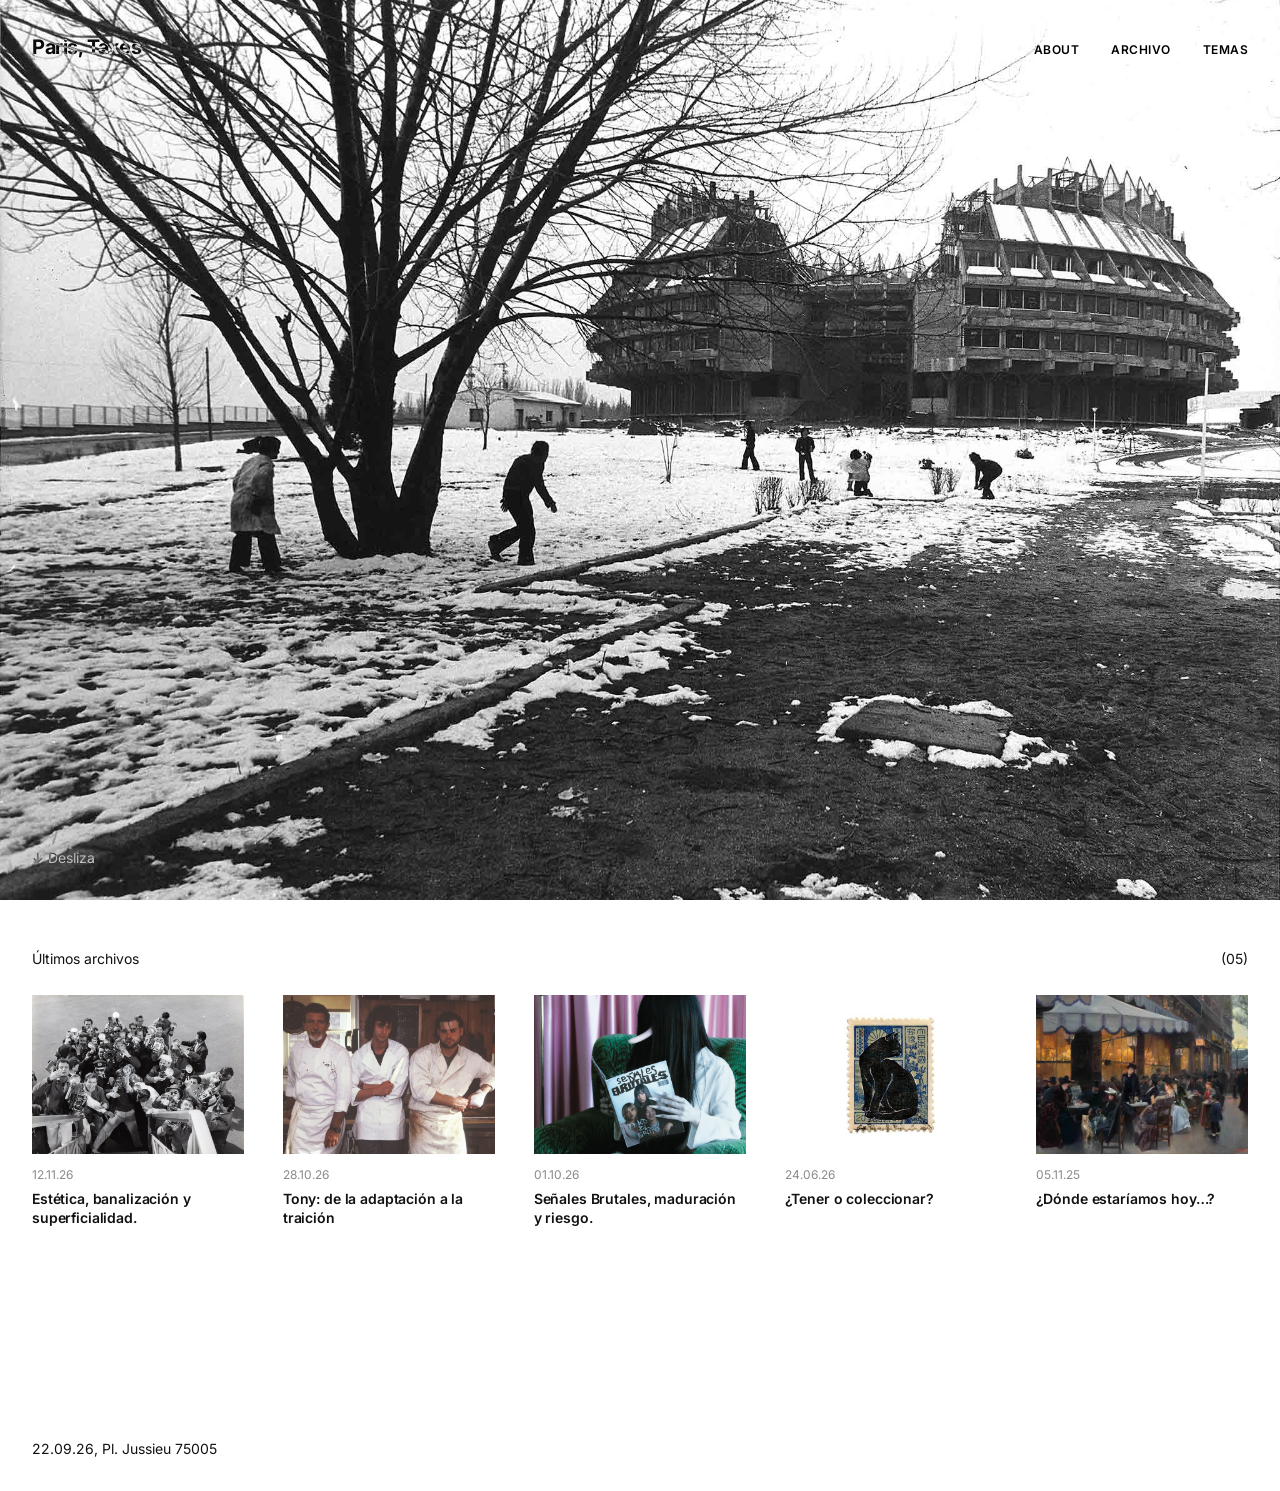
<file: index.html>
<!doctype html>
<html lang="es">
<head>
  <meta charset="utf-8">
  <meta name="viewport" content="width=device-width, initial-scale=1">
  <title>Paris, Taxes</title>
  <meta name="description" content="Paris, Taxes">
  <link rel="icon" href="favicon.jpg">
  
  <link rel="preconnect" href="https://fonts.googleapis.com">
  <link rel="preconnect" href="https://fonts.gstatic.com" crossorigin>
  <link rel="stylesheet" href="https://fonts.googleapis.com/css2?family=Inter:ital,wght@0,400;0,600;0,700;1,400&display=swap">
  <link rel="stylesheet" href="estilo.css">
  <script>document.documentElement.classList.add("js");</script>
</head>
<body>

  <header class="site-header">
    <a class="site-title" href="index.html">Paris, Taxes</a>
    <nav class="site-nav">
      <a href="about/index.html">About</a>
      <a href="archivo/index.html">Archivo</a>
      <a href="temas/index.html">Temas</a>
    </nav>
  </header>


  <section class="hero">
    <video autoplay muted loop playsinline preload="auto" poster="post1.jpg">
      <source src="video.mp4" type="video/mp4">
    </video>
    <div class="hero-cue meta"><span>↓</span> Desliza</div>
  </section>

  <main>
    <div class="section-head meta reveal">
      <span>Últimos archivos</span>
      <span>(05)</span>
    </div>
	
	<div class="grid">
	

	
	<a class="cell reveal" href="artics/estetica/index.html">
        <div class="cell-meta meta"><span>(05)</span><span>Cine</span></div>
        <figure><img src="artics/estetica/post.jpg" alt="" loading="lazy" style="view-transition-name: img-LDV-1960"></figure>
        <h2><span>Estética, banalización y superficialidad.</span></h2>
        <div class="meta muted">12.11.26</div>
      </a>
	  
      <a class="cell reveal" href="artics/tony/index.html">
        <div class="cell-meta meta"><span>(04)</span><span>Cine</span></div>
        <figure><img src="artics/tony/post.jpg" alt="" loading="lazy" style="view-transition-name: img-tony-2026"></figure>
        <h2><span>Tony: de la adaptación a la traición</span></h2>
        <div class="meta muted">28.10.26</div>
      </a>

      <a class="cell reveal" href="artics/senales-brutales/index.html">
        <div class="cell-meta meta"><span>(03)</span><span>Música</span></div>
        <figure><img src="artics/senales-brutales/post.jpeg" alt="" loading="lazy" style="view-transition-name: img-senales-brutales"></figure>
        <h2><span>Señales Brutales, maduración y riesgo.</span></h2>
        <div class="meta muted">01.10.26</div>
      </a>
	  
	   <a class="cell reveal" href="artics/coleccion/index.html">
        <div class="cell-meta meta"><span>(02)</span><span>Vida</span></div>
        <figure><img src="artics/coleccion/post.jpg" alt="" loading="lazy" style="view-transition-name: img-sello"></figure>
        <h2><span>¿Tener o coleccionar?</span></h2>
        <div class="meta muted">24.06.26</div>
      </a>

      <a class="cell reveal" href="artics/donde-estariamos-hoy/index.html">
        <div class="cell-meta meta"><span>(01)</span><span>Vida</span></div>
        <figure><img src="artics/donde-estariamos-hoy/post.jpg" alt="" loading="lazy" style="view-transition-name: img-donde-estariamos-hoy"></figure>
        <h2><span>¿Dónde estaríamos hoy…?</span></h2>
        <div class="meta muted">05.11.25</div>
      </a>
    </div>
  </main>

  <footer class="site-footer meta">
    <span>22.09.26, Pl. Jussieu 75005</span>
  </footer>

  <script>
    // Aparición suave al hacer scroll
    var io = new IntersectionObserver(function (entries) {
      entries.forEach(function (e) {
        if (e.isIntersecting) { e.target.classList.add("in"); io.unobserve(e.target); }
      });
    }, { threshold: 0.12 });
    document.querySelectorAll(".reveal").forEach(function (el) { io.observe(el); });

    // Si el usuario pide menos movimiento, el vídeo se queda en el póster
    if (window.matchMedia("(prefers-reduced-motion: reduce)").matches) {
      var v = document.querySelector(".hero video");
      if (v) { v.pause(); v.removeAttribute("autoplay"); }
    }
  </script>
</body>
</html>
</file>
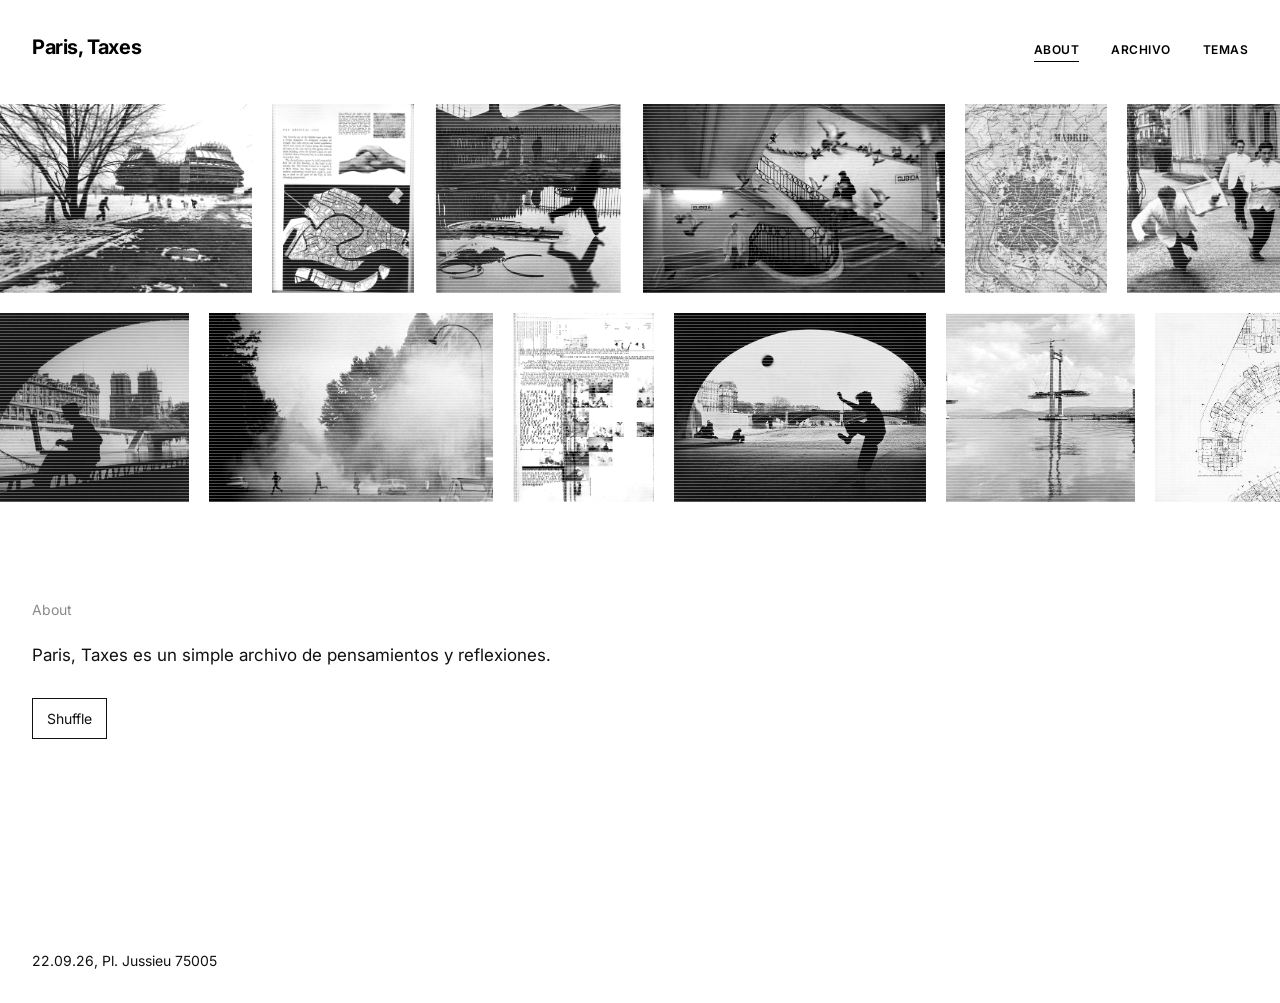
<file: about/index.html>
<!doctype html>
<html lang="es">
<head>
  <meta charset="utf-8">
  <meta name="viewport" content="width=device-width, initial-scale=1">
  <title>About — Paris, Taxes</title>

  <link rel="preconnect" href="https://fonts.googleapis.com">
  <link rel="preconnect" href="https://fonts.gstatic.com" crossorigin>
  <link rel="stylesheet" href="https://fonts.googleapis.com/css2?family=Inter:ital,wght@0,400;0,600;0,700;1,400&display=swap">
  <link rel="stylesheet" href="../estilo.css">
</head>
<body>

  <header class="site-header">
    <a class="site-title" href="../index.html">Paris, Taxes</a>
    <nav class="site-nav">
      <a href="index.html" aria-current="page">About</a>
      <a href="../archivo/index.html">Archivo</a>
      <a href="../temas/index.html">Temas</a>
    </nav>
  </header>

  <main class="page-top">

    <!--
      DOS CINTAS DE FOTOS.
      --ar proporción (4 / 3 apaisada, 3 / 4 vertical, 1 / 1 cuadrada)
      Velocidad: --dur en .cinta (segundos que tarda en dar una vuelta completa).
    -->
    <div class="cintas">

      <div class="cinta" style="--dur: 70s">
        <div class="cinta-pista">
          <div class="foto" style="--ar: 4 / 3"><img src="foto1.jpg" alt=""></div>
          <div class="foto" style="--ar: 3 / 4"><img src="foto2.jpg" alt=""></div>
          <div class="foto" style="--ar: 1 / 1"><img src="foto3.jpg" alt=""></div>
          <div class="foto" style="--ar: 16 / 10"><img src="foto4.jpg" alt=""></div>
          <div class="foto" style="--ar: 3 / 4"><img src="foto5.jpg" alt=""></div>
          <div class="foto" style="--ar: 4 / 3"><img src="foto6.jpg" alt=""></div>
          <div class="foto" style="--ar: 1 / 1"><img src="foto7.jpg" alt=""></div>
          <div class="foto" style="--ar: 3 / 2"><img src="foto8.jpg" alt=""></div>
        </div>
      </div>

      <div class="cinta" style="--dur: 110s">
        <div class="cinta-pista">
          <div class="foto" style="--ar: 1 / 1"><img src="foto9.jpg" alt=""></div>
          <div class="foto" style="--ar: 3 / 2"><img src="foto10.jpg" alt=""></div>
          <div class="foto" style="--ar: 3 / 4"><img src="foto11.jpg" alt=""></div>
          <div class="foto" style="--ar: 4 / 3"><img src="foto12.jpg" alt=""></div>
          <div class="foto" style="--ar: 1 / 1"><img src="foto13.jpg" alt=""></div>
          <div class="foto" style="--ar: 16 / 10"><img src="foto14.jpg" alt=""></div>
          <div class="foto" style="--ar: 3 / 4"><img src="foto15.jpg" alt=""></div>
          <div class="foto" style="--ar: 4 / 3"><img src="foto16.jpg" alt=""></div>
        </div>
      </div>

    </div>

    <section class="about-texto">
      <span class="meta muted">About</span>
      <p>Paris, Taxes es un simple archivo de pensamientos y reflexiones.</p>
      <button type="button" class="shuffle-btn" id="shuffle-btn">Shuffle</button>
    </section>

  </main>

  <footer class="site-footer meta">
    <span>22.09.26, Pl. Jussieu 75005</span>
  </footer>

  <script>
    // SHUFFLE: las fotos de las cintas se van apilando hasta comerse la pantalla,
    // mientras el fondo alterna entre blanco y verde brat. Se cierra con el botón, Esc o un clic.
    (function () {
      var btn = document.getElementById("shuffle-btn");
      var reducir = window.matchMedia("(prefers-reduced-motion: reduce)").matches;
      // Ritmo: milisegundos entre cambios. 160 ms = unos 6 cambios por segundo,
      // por encima del límite de 3 destellos/s que recomiendan las pautas de accesibilidad:
      // por eso hay un aviso previo. Con "reducir movimiento" va mucho más lento y sin aviso extra.
      var INTERVALO = reducir ? 1600 : 160;
      var MAX_FOTOS = 24;
      var capa, cerrar, timer, previo;

      function originales() {
        return Array.prototype.slice.call(
          document.querySelectorAll(".cinta-pista .foto:not([aria-hidden])")
        );
      }

      function ratio(f) {
        var ar = (f.style.getPropertyValue("--ar") || "4 / 3").split("/");
        var r = parseFloat(ar[0]) / (parseFloat(ar[1]) || 1);
        return r > 0 ? r : 4 / 3;
      }

      function anadir(fotos) {
        var base = fotos[Math.floor(Math.random() * fotos.length)];
        var c = base.cloneNode(true);
        c.removeAttribute("aria-hidden");
        var W = window.innerWidth, H = window.innerHeight;
        var movil = W < 700;
        var w = W * (movil ? 0.55 + Math.random() * 0.4 : 0.3 + Math.random() * 0.4);
        var h = w / ratio(base);
        if (h > H * 0.9) { h = H * 0.9; w = h * ratio(base); }
        c.style.width = w + "px";
        c.style.left = Math.random() * (W - w) + "px";
        c.style.top = Math.random() * (H - h) + "px";
        capa.appendChild(c);
        // Mantén un máximo de fotos para no acumular sin fin
        var fs = capa.querySelectorAll(".foto");
        if (fs.length > MAX_FOTOS) capa.removeChild(fs[0]);
      }

      function abrir() {
        var fotos = originales();
        if (!fotos.length) return;
        previo = previo || document.activeElement;
        capa = document.createElement("div");
        capa.className = "shuffle";
        capa.setAttribute("role", "dialog");
        capa.setAttribute("aria-modal", "true");
        capa.setAttribute("aria-label", "Shuffle de fotos");
        cerrar = document.createElement("button");
        cerrar.type = "button";
        cerrar.className = "shuffle-cerrar";
        cerrar.textContent = "Cerrar";
        capa.appendChild(cerrar);
        document.body.appendChild(capa);
        document.body.style.overflow = "hidden";
        cerrar.focus();

        var verde = false;
        function paso() {
          verde = !verde;
          capa.classList.toggle("verde", verde);
          anadir(fotos);
        }
        paso();
        timer = setInterval(paso, INTERVALO);

        capa.addEventListener("click", cierra);
        document.addEventListener("keydown", tecla);
      }

      function tecla(e) { if (e.key === "Escape") cierra(); }

      function cierra() {
        clearInterval(timer);
        document.removeEventListener("keydown", tecla);
        if (capa) { capa.remove(); capa = null; }
        document.body.style.overflow = "";
        if (previo && previo.focus) previo.focus();
        previo = null;
      }

      // Aviso previo de fotosensibilidad: hay que aceptarlo para empezar
      function aviso() {
        previo = document.activeElement;
        var a = document.createElement("div");
        a.className = "shuffle-aviso";
        a.setAttribute("role", "alertdialog");
        a.setAttribute("aria-modal", "true");
        a.setAttribute("aria-labelledby", "aviso-titulo");
        a.setAttribute("aria-describedby", "aviso-texto");
        a.innerHTML =
          '<div class="shuffle-aviso-caja">' +
            '<div class="shuffle-aviso-signo" aria-hidden="true">(!)</div>' +
            '<p class="shuffle-aviso-titulo" id="aviso-titulo">Aviso de fotosensibilidad</p>' +
            '<p class="shuffle-aviso-texto" id="aviso-texto">A continuación se mostrarán luces intermitentes y cambios rápidos de color e imagen. Puede afectar a personas con fotosensibilidad o epilepsia fotosensible.</p>' +
            '<div class="shuffle-aviso-botones">' +
              '<button type="button" data-no>Volver</button>' +
              '<button type="button" data-ok>Continuar</button>' +
            '</div>' +
          '</div>';
        document.body.appendChild(a);
        document.body.style.overflow = "hidden";
        var no = a.querySelector("[data-no]");
        no.focus(); // el foco empieza en la opción segura

        function quitar() {
          document.removeEventListener("keydown", esc);
          a.remove();
        }
        function esc(e) { if (e.key === "Escape") volver(); }
        function volver() {
          quitar();
          document.body.style.overflow = "";
          if (previo && previo.focus) previo.focus();
          previo = null;
        }
        no.addEventListener("click", volver);
        a.querySelector("[data-ok]").addEventListener("click", function () {
          quitar();
          abrir();
        });
        document.addEventListener("keydown", esc);
      }

      btn.addEventListener("click", aviso);
    })();

    // Duplica las fotos de cada cinta para que el bucle sea continuo y sin saltos
    (function () {
      var reducir = window.matchMedia("(prefers-reduced-motion: reduce)").matches;
      var cintas = document.querySelectorAll(".cinta");

      function montar(cinta) {
        var pista = cinta.querySelector(".cinta-pista");
        if (!pista._orig) pista._orig = Array.prototype.slice.call(pista.children);
        // Deja solo las originales y vuelve a medir
        while (pista.children.length > pista._orig.length) pista.removeChild(pista.lastChild);

        var gap = parseFloat(getComputedStyle(pista).columnGap) || 0;
        var conjunto = pista.scrollWidth + gap;          // ancho de un juego completo (con el hueco final)
        if (conjunto <= 0) return;

        // Copias suficientes para cubrir la pantalla y una vuelta más
        var copias = Math.ceil(cinta.clientWidth / conjunto) + 1;
        for (var i = 0; i < copias; i++) {
          pista._orig.forEach(function (f) {
            var c = f.cloneNode(true);
            c.setAttribute("aria-hidden", "true");
            pista.appendChild(c);
          });
        }
        cinta.style.setProperty("--shift", conjunto + "px");
        // La velocidad (px/s) se mantiene aunque cambie el ancho: --dur es para un juego "tipo"
        pista.style.animationPlayState = reducir ? "paused" : "";
      }

      function todo() { cintas.forEach(montar); }
      window.addEventListener("load", todo);
      var t; window.addEventListener("resize", function () { clearTimeout(t); t = setTimeout(todo, 200); });
      todo();
    })();
  </script>
</body>
</html>
</file>
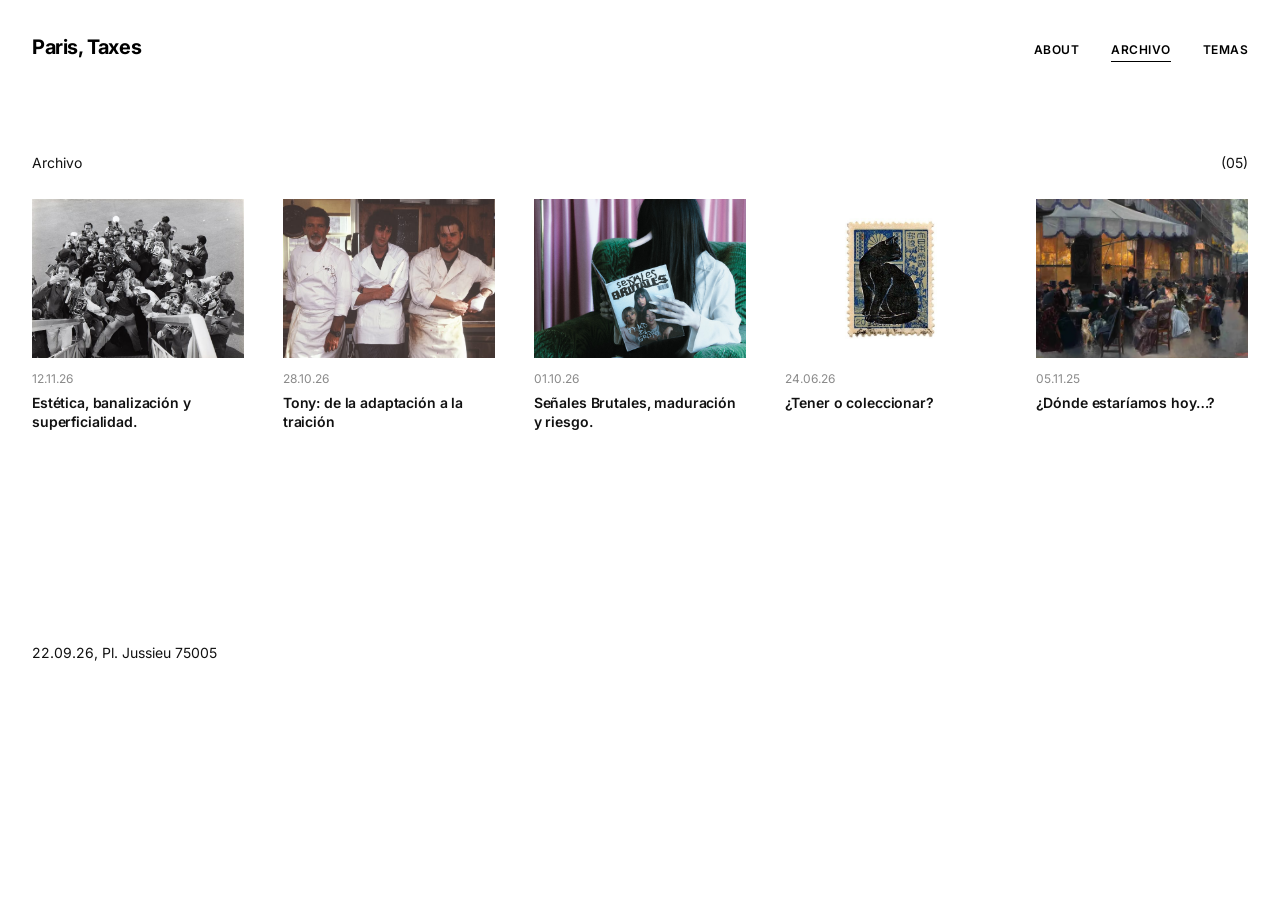
<file: archivo/index.html>
<!doctype html>
<html lang="es">
<head>
  <meta charset="utf-8">
  <meta name="viewport" content="width=device-width, initial-scale=1">
  <title>Archivo — Paris, Taxes</title>

  <link rel="preconnect" href="https://fonts.googleapis.com">
  <link rel="preconnect" href="https://fonts.gstatic.com" crossorigin>
  <link rel="stylesheet" href="https://fonts.googleapis.com/css2?family=Inter:ital,wght@0,400;0,600;0,700;1,400&display=swap">
  <link rel="stylesheet" href="../estilo.css">
  <script>document.documentElement.classList.add("js");</script>
</head>
<body>

  <header class="site-header">
    <a class="site-title" href="../index.html">Paris, Taxes</a>
    <nav class="site-nav">
      <a href="../about/index.html">About</a>
      <a href="index.html" aria-current="page">Archivo</a>
      <a href="../temas/index.html">Temas</a>
    </nav>
  </header>

  <main class="page-top">
    <div class="section-head meta reveal">
      <span><span id="titulo">Archivo</span> <a id="vertodo" href="index.html" hidden>— ver todo</a></span>
      <span id="cuenta">(05)</span>
    </div>
	
	 <div class="grid">
	 
	 
	 <a class="cell reveal" data-temas="Cine" href="../artics/estetica/index.html">
        <div class="cell-meta meta"><span>(05)</span><span>Cine</span></div>
        <figure><img src="../artics/estetica/post.jpg" alt="" loading="lazy" style="view-transition-name: img-LDV-1960"></figure>
        <h2><span>Estética, banalización y superficialidad.</span></h2>
        <div class="meta muted">12.11.26</div>
      </a>

      <a class="cell reveal" data-temas="Cine" href="../artics/tony/index.html">
        <div class="cell-meta meta"><span>(04)</span><span>Cine</span></div>
        <figure><img src="../artics/tony/post.jpg" alt="" loading="lazy" style="view-transition-name: img-tony-2026"></figure>
        <h2><span>Tony: de la adaptación a la traición</span></h2>
        <div class="meta muted">28.10.26</div>
      </a>

      <a class="cell reveal" data-temas="musica" href="../artics/senales-brutales/index.html">
        <div class="cell-meta meta"><span>(03)</span><span>Música</span></div>
        <figure><img src="../artics/senales-brutales/post.jpeg" alt="" loading="lazy" style="view-transition-name: img-senales-brutales"></figure>
        <h2><span>Señales Brutales, maduración y riesgo.</span></h2>
        <div class="meta muted">01.10.26</div>
      </a>
	  
	  <a class="cell reveal" data-temas="Vida" href="../artics/coleccion/index.html">
        <div class="cell-meta meta"><span>(02)</span><span>Vida</span></div>
        <figure><img src="../artics/coleccion/post.jpg" alt="" loading="lazy" style="view-transition-name: img-sello"></figure>
        <h2><span>¿Tener o coleccionar?</span></h2>
        <div class="meta muted">24.06.26</div>
      </a>

      <a class="cell reveal" data-temas="Vida" href="../artics/donde-estariamos-hoy/index.html">
        <div class="cell-meta meta"><span>(01)</span><span>Vida</span></div>
        <figure><img src="../artics/donde-estariamos-hoy/post.jpg" alt="" loading="lazy" style="view-transition-name: img-donde-estariamos-hoy"></figure>
        <h2><span>¿Dónde estaríamos hoy…?</span></h2>
        <div class="meta muted">05.11.25</div>
      </a>
    </div>

    <p id="vacio" class="meta muted" style="padding: 24px var(--pad);" hidden>Todavía no hay entradas en este tema.</p>
  </main>

  <footer class="site-footer meta">
    <span>22.09.26, Pl. Jussieu 75005</span>
  </footer>

  <script>
    var NOMBRES = {
      vida: "Vida", musica: "Música", Cine: "Cine", arte: "Arte",
      social: "Social", politica: "Política", deporte: "Deporte"
    };

    // Filtro por tema: archivo/index.html?tema=musica
    (function () {
      var tema = new URLSearchParams(location.search).get("tema");
      if (!tema) return;
      var visibles = 0;
      document.querySelectorAll(".cell").forEach(function (c) {
        var temas = (c.dataset.temas || "").split(/\s+/);
        var ok = temas.indexOf(tema) > -1;
        c.hidden = !ok;
        if (ok) visibles++;
      });
      document.getElementById("titulo").textContent = "Archivo / " + (NOMBRES[tema] || tema);
      document.getElementById("cuenta").textContent = "(" + (visibles < 10 ? "0" : "") + visibles + ")";
      document.getElementById("vertodo").hidden = false;
      if (visibles === 0) document.getElementById("vacio").hidden = false;
    })();

    // Aparición suave al hacer scroll
    var io = new IntersectionObserver(function (entries) {
      entries.forEach(function (e) {
        if (e.isIntersecting) { e.target.classList.add("in"); io.unobserve(e.target); }
      });
    }, { threshold: 0.12 });
    document.querySelectorAll(".reveal").forEach(function (el) { io.observe(el); });
  </script>
</body>
</html>
</file>
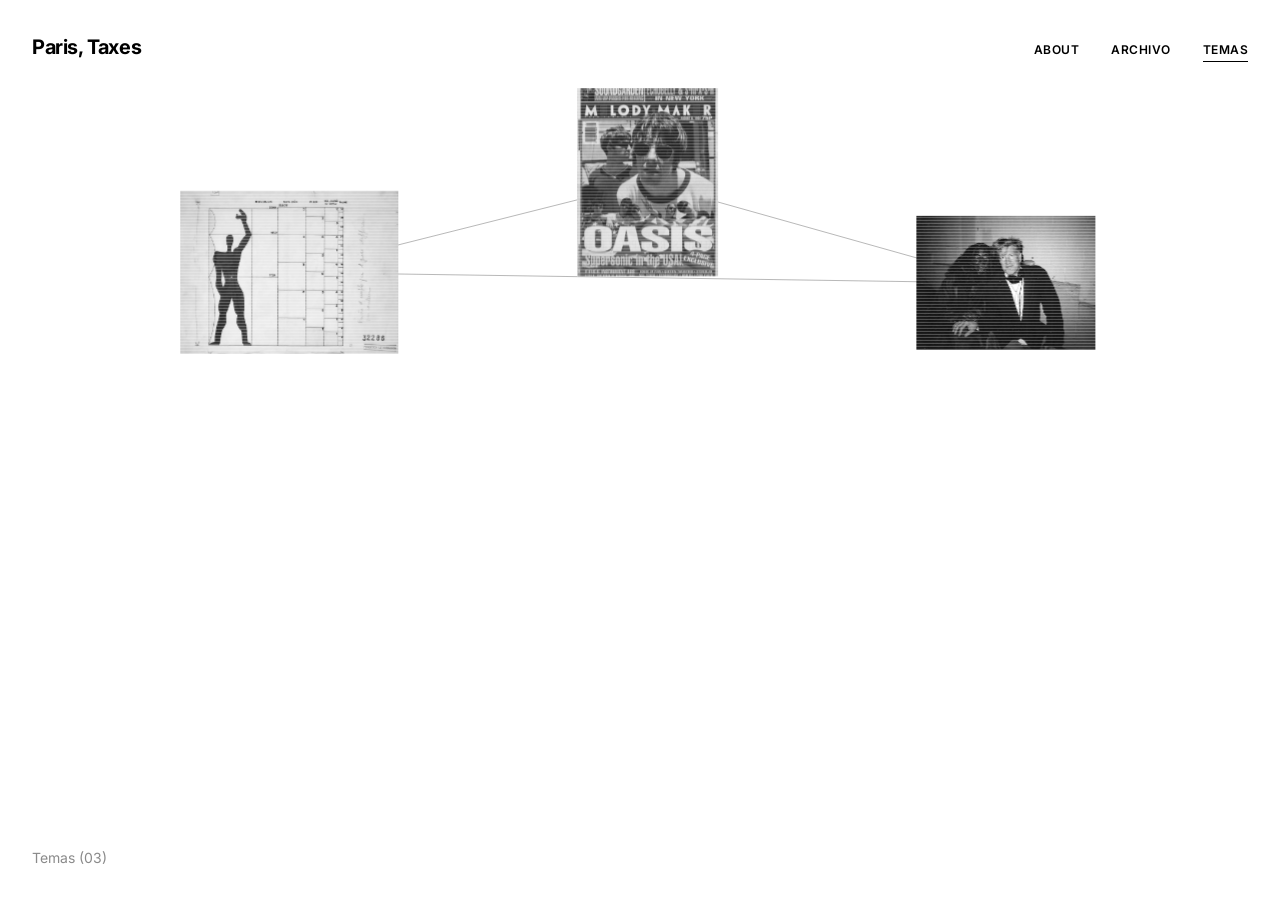
<file: temas/index.html>
<!doctype html>
<html lang="es">
<head>
  <meta charset="utf-8">
  <meta name="viewport" content="width=device-width, initial-scale=1">
  <title>Temas — Paris, Taxes</title>

  <link rel="preconnect" href="https://fonts.googleapis.com">
  <link rel="preconnect" href="https://fonts.gstatic.com" crossorigin>
  <link rel="stylesheet" href="https://fonts.googleapis.com/css2?family=Inter:ital,wght@0,400;0,600;0,700;1,400&display=swap">
  <link rel="stylesheet" href="../estilo.css">
</head>
<body>

  <header class="site-header">
    <a class="site-title" href="../index.html">Paris, Taxes</a>
    <nav class="site-nav">
      <a href="../about/index.html">About</a>
      <a href="../archivo/index.html">Archivo</a>
      <a href="index.html" aria-current="page">Temas</a>
    </nav>
  </header>

  <main class="temas">
    <svg class="cables" aria-hidden="true"></svg>

    <!--
      Cada tema es un enlace. Para editarlo a mano:
        data-tema  → identificador (sin tildes), el mismo que usas en data-temas en archivo/index.html
        data-x/y   → posición del centro, en % de la pantalla
        --w        → ancho aproximado de la foto
        --ar       → proporción de la foto (4 / 3 apaisada, 3 / 4 vertical, 1 / 1 cuadrada)
        --tono     → gris del marcador de posición

      Para poner una foto, sustituye el <span class="nodo-img"></span> por:
        <span class="nodo-img"><img src="../fotos/musica.jpg" alt=""></span>
    -->

    <a class="nodo" href="../archivo/index.html?tema=Vida" data-tema="Vida" data-x="22" data-y="30" style="--w: 17vw; --ar: 4 / 3; --tono: #d2d2d2">
      <span class="nodo-img"><img src="vida.jpg" alt=""></span>
      <span class="nodo-label">Vida</span>
    </a>

    <a class="nodo" href="../archivo/index.html?tema=musica" data-tema="musica" data-x="50" data-y="20" style="--w: 11vw; --ar: 3 / 4; --tono: #c4c4c4">
      <span class="nodo-img"><img src="musica.jpg" alt=""></span>
      <span class="nodo-label">Música</span>
    </a>

	
    <a class="nodo" href="../archivo/index.html?tema=Cine" data-tema="Cine" data-x="78" data-y="33" style="--w: 14vw; --ar: 4 / 3; --tono: #dcdcdc">
      <span class="nodo-img"><img src="cine.jpg" alt=""></span>
      <span class="nodo-label">Cine</span>
    </a>
	
	<!--

    <a class="nodo" href="../archivo/index.html?tema=arte" data-tema="arte" data-x="38" data-y="56" style="--w: 13vw; --ar: 1 / 1; --tono: #cbcbcb">
      <span class="nodo-img"></span>
      <span class="nodo-label">Arte</span>
    </a>

    <a class="nodo" href="../archivo/index.html?tema=social" data-tema="social" data-x="64" data-y="62" style="--w: 16vw; --ar: 4 / 3; --tono: #d8d8d8">
      <span class="nodo-img"><img src="social.jpg" alt=""></span>
      <span class="nodo-label">Social</span>
    </a>

    <a class="nodo" href="../archivo/index.html?tema=politica" data-tema="politica" data-x="14" data-y="68" style="--w: 11vw; --ar: 3 / 4; --tono: #c9c9c9">
      <span class="nodo-img"></span>
      <span class="nodo-label">Política</span>
    </a>

    <a class="nodo" href="../archivo/index.html?tema=deporte" data-tema="deporte" data-x="84" data-y="74" style="--w: 12vw; --ar: 1 / 1; --tono: #d4d4d4">
      <span class="nodo-img"></span>
      <span class="nodo-label">Deporte</span>
    </a>
	
	-->

    <div class="temas-pie meta muted">Temas (03)</div>
  </main>

  <script>
    // Qué fotos se unen con cable (por data-tema)
    var CABLES = [
      ["Vida", "musica"],
	  ["musica", "Cine"],
	  ["Vida", "Cine"]
    ];

    (function () {
      var stage = document.querySelector(".temas");
      var svg = stage.querySelector(".cables");
      var nodos = Array.prototype.slice.call(stage.querySelectorAll(".nodo"));
      var porTema = {};
      var lineas = [];
      var reducir = window.matchMedia("(prefers-reduced-motion: reduce)").matches;
      var tactil = window.matchMedia("(hover: none)").matches;
      var NS = "http://www.w3.org/2000/svg";

      nodos.forEach(function (n, i) {
        porTema[n.dataset.tema] = n;
        n._t = Math.random() * 1000;                 // tiempo propio de cada foto
        n._f = 0.7 + (i % 4) * 0.15;                 // velocidad distinta
        n._cx = 0; n._cy = 0;
      });

      CABLES.forEach(function (par) {
        if (!porTema[par[0]] || !porTema[par[1]]) return;
        var l = document.createElementNS(NS, "line");
        svg.appendChild(l);
        lineas.push({ el: l, a: porTema[par[0]], b: porTema[par[1]] });
      });

      function pintar() {
        var W = stage.clientWidth, H = stage.clientHeight;
        var amp = Math.max(8, Math.min(W, H) * 0.018);
        nodos.forEach(function (n) {
          var x = parseFloat(n.dataset.x) / 100 * W;
          var y = parseFloat(n.dataset.y) / 100 * H;
          var dx = reducir ? 0 : amp * (Math.sin(n._t * 0.0006 * n._f) + 0.5 * Math.sin(n._t * 0.0013 * n._f + 2));
          var dy = reducir ? 0 : amp * (Math.cos(n._t * 0.0005 * n._f + 1) + 0.5 * Math.cos(n._t * 0.0011 * n._f));
          n._cx = x + dx; n._cy = y + dy;
          n.style.transform = "translate(" + n._cx + "px," + n._cy + "px) translate(-50%,-50%)";
        });
        lineas.forEach(function (l) {
          l.el.setAttribute("x1", l.a._cx); l.el.setAttribute("y1", l.a._cy);
          l.el.setAttribute("x2", l.b._cx); l.el.setAttribute("y2", l.b._cy);
        });
      }

      var ultimo = 0;
      function frame(ts) {
        var dt = ts - ultimo; ultimo = ts;
        if (dt > 100) dt = 16;
        nodos.forEach(function (n) {
          // La foto bajo el cursor casi se detiene, para poder pulsarla
          n._t += dt * (n.matches(":hover") ? 0.08 : 1);
        });
        pintar();
        requestAnimationFrame(frame);
      }

      window.addEventListener("resize", pintar);
      pintar();
      if (!reducir) requestAnimationFrame(frame);

      // Móvil: el primer toque enseña el nombre, el segundo abre el tema
      if (tactil) {
        nodos.forEach(function (n) {
          n.addEventListener("click", function (e) {
            if (!n.classList.contains("activo")) {
              e.preventDefault();
              nodos.forEach(function (o) { o.classList.remove("activo"); });
              n.classList.add("activo");
            }
          });
        });
      }
    })();
  </script>
</body>
</html>
</file>
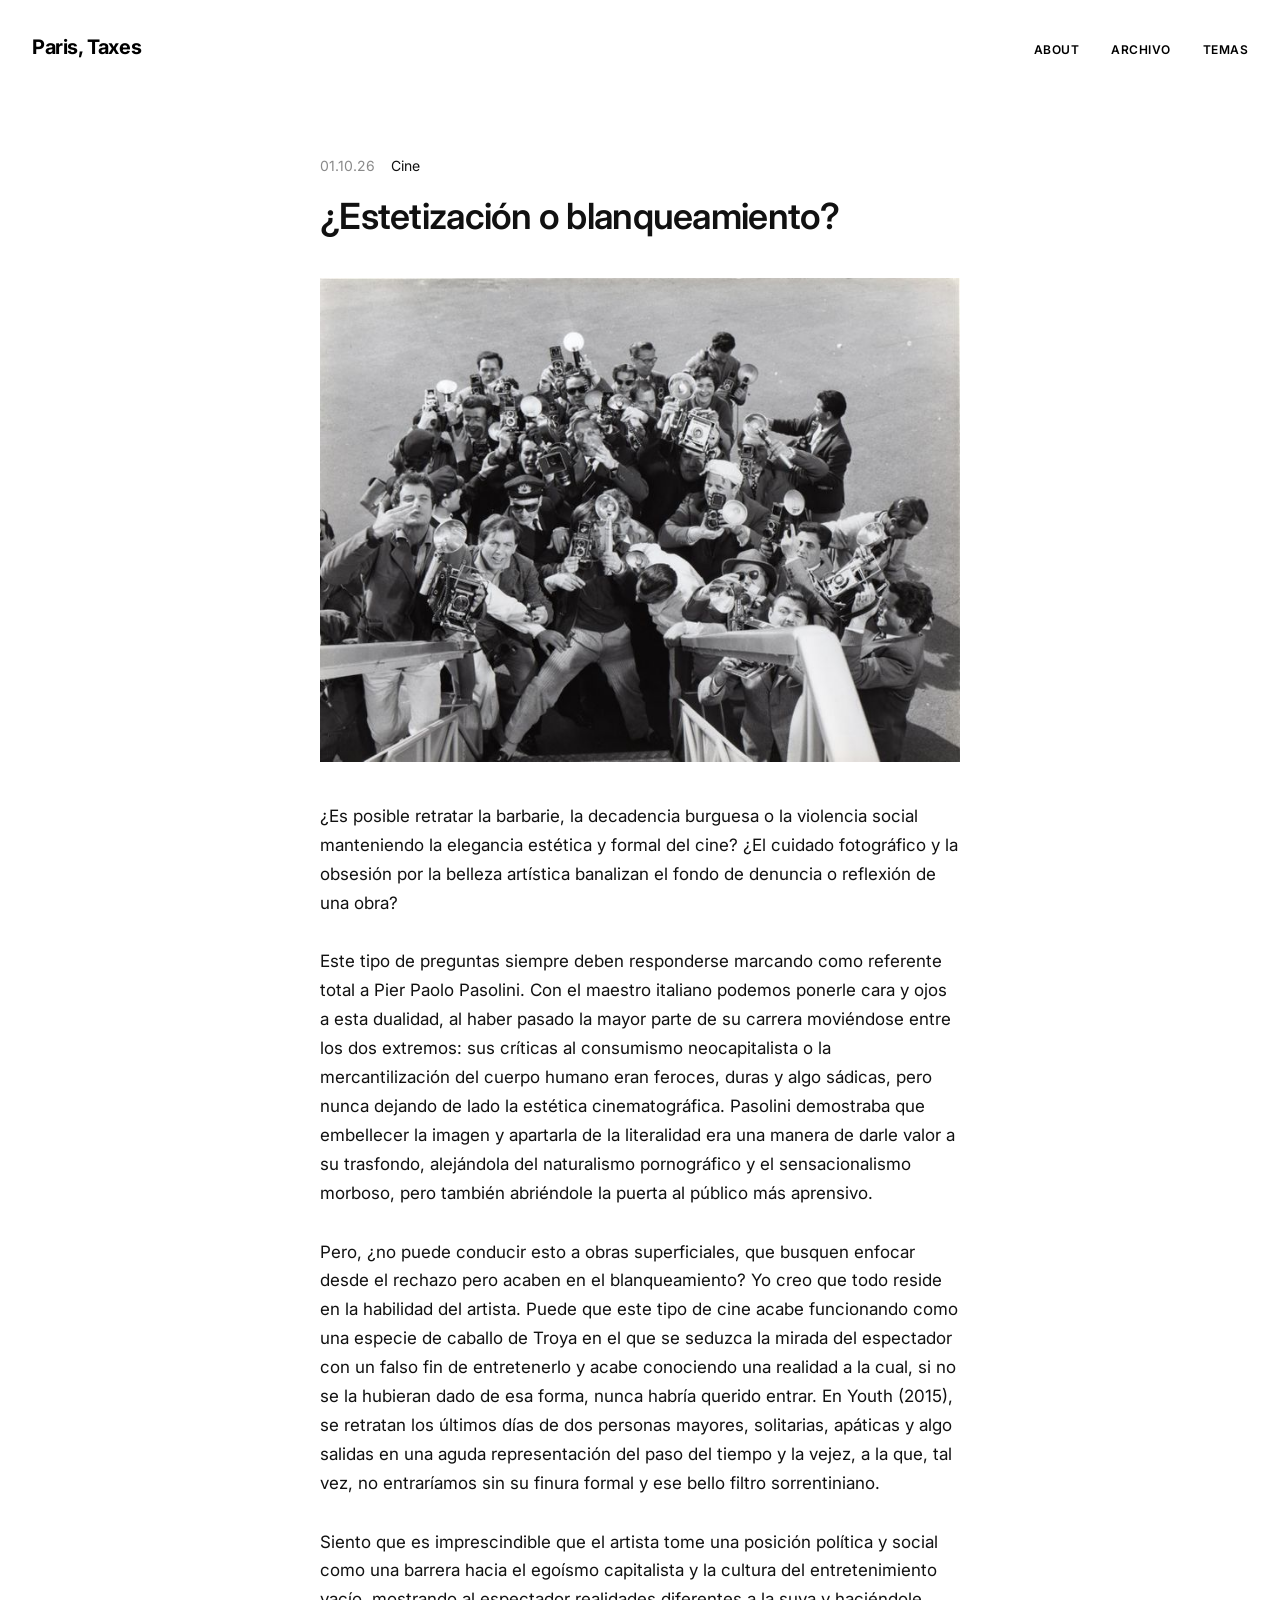
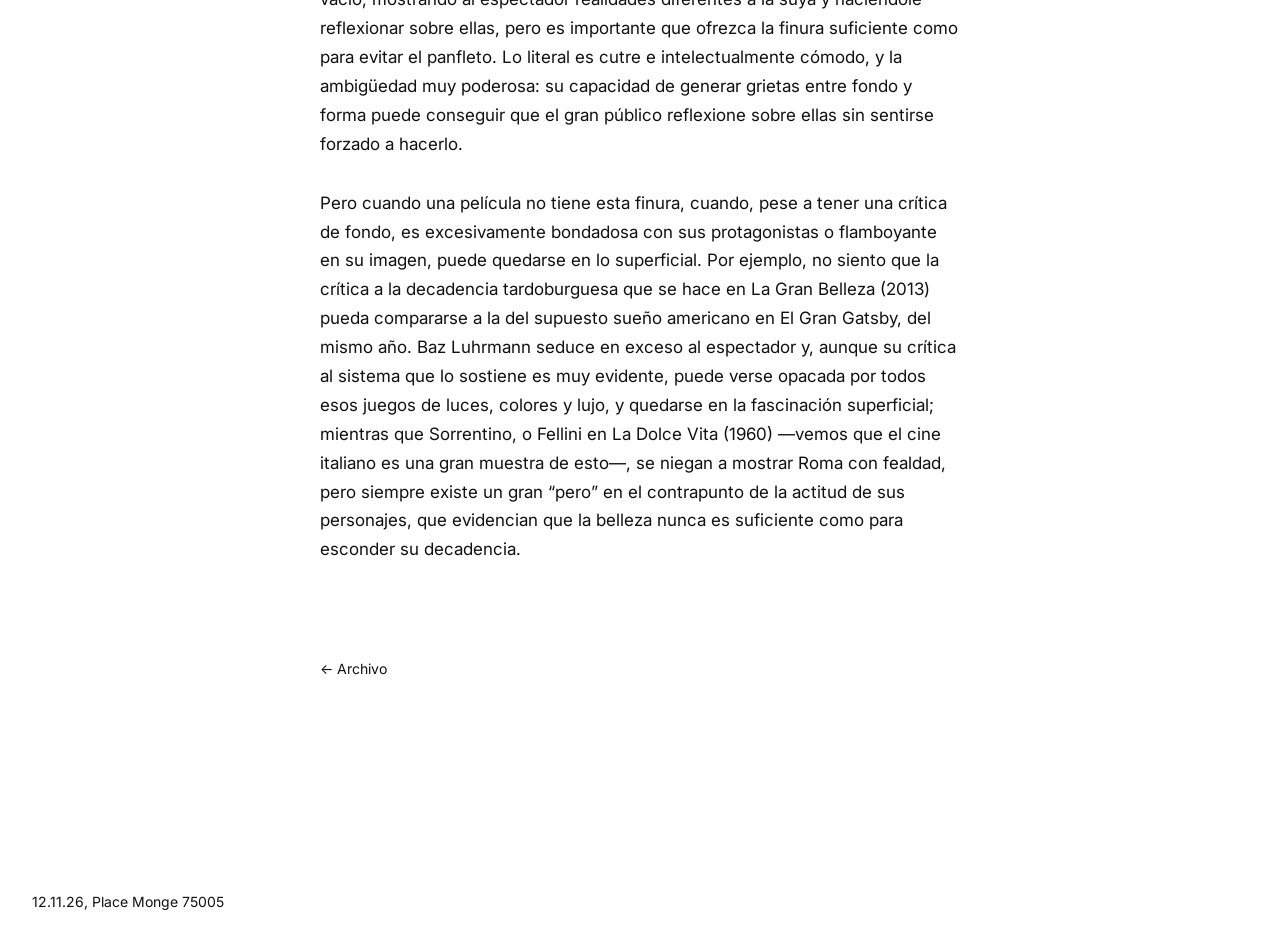
<file: artics/12.11/index.html>
<!doctype html>
<html lang="es">
<head>
  <meta charset="utf-8">
  <meta name="viewport" content="width=device-width, initial-scale=1">
  <title>¿Estetización o blanqueamiento? — Paris, Taxes</title>
  
 
	<meta property="og:type" content="article">
	<meta property="og:site_name" content="Paris, Taxes">
	<meta property="og:locale" content="es_ES">
	<meta property="og:title" content="¿Estetización o blanqueamiento? — Paris, Taxes">
	<meta property="og:url" content="https://paristaxes.xyz/artics/12.11/index.html">
	<meta property="og:image" content="https://paristaxes.xyz/artics/12.11/post.jpg">
	<meta name="twitter:card" content="summary_large_image">

  <link rel="preconnect" href="https://fonts.googleapis.com">
  <link rel="preconnect" href="https://fonts.gstatic.com" crossorigin>
  <link rel="stylesheet" href="https://fonts.googleapis.com/css2?family=Inter:ital,wght@0,400;0,600;0,700;1,400&display=swap">
  <link rel="stylesheet" href="../../estilo.css">
</head>
<body>

  <header class="site-header">
    <a class="site-title" href="../../index.html">Paris, Taxes</a>
    <nav class="site-nav">
      <a href="../../about/index.html">About</a>
      <a href="../../archivo/index.html">Archivo</a>
      <a href="../../temas/index.html">Temas</a>
    </nav>
  </header>

  <main class="page-top">
    <article class="entrada">

      <div class="entrada-meta meta">
        <span class="muted">01.10.26</span>
        <a href="../../archivo/index.html?tema=Cine">Cine</a>
      </div>

      <h1>¿Estetización o blanqueamiento?</h1>

      <figure>
        <img src="post.jpg" alt="" style="view-transition-name: img-LDV-1960">
        <!-- <figcaption class="meta muted">Pie de foto</figcaption> -->
      </figure>

      <div class="entrada-texto">
        <p style="margin-bottom: 30px;">¿Es posible retratar la barbarie, la decadencia burguesa o la violencia social manteniendo la elegancia estética y formal del cine? ¿El cuidado fotográfico y la obsesión por la belleza artística banalizan el fondo de denuncia o reflexión de una obra?
		</p>

		<p style="margin-bottom: 30px;">Este tipo de preguntas siempre deben responderse marcando como referente total a Pier Paolo Pasolini. Con el maestro italiano podemos ponerle cara y ojos a esta dualidad, al haber pasado la mayor parte de su carrera moviéndose entre los dos extremos: sus críticas al consumismo neocapitalista o la mercantilización del cuerpo humano eran feroces, duras y algo sádicas, pero nunca dejando de lado la estética cinematográfica. Pasolini demostraba que embellecer la imagen y apartarla de la literalidad era una manera de darle valor a su trasfondo, alejándola del naturalismo pornográfico y el sensacionalismo morboso, pero también abriéndole la puerta al público más aprensivo.
		</p>
		
		<p style="margin-bottom: 30px;">Pero, ¿no puede conducir esto a obras superficiales, que busquen enfocar desde el rechazo pero acaben en el blanqueamiento? Yo creo que todo reside en la habilidad del artista. Puede que este tipo de cine acabe funcionando como una especie de caballo de Troya en el que se seduzca la mirada del espectador con un falso fin de entretenerlo y acabe conociendo una realidad a la cual, si no se la hubieran dado de esa forma, nunca habría querido entrar. En Youth (2015), se retratan los últimos días de dos personas mayores, solitarias, apáticas y algo salidas en una aguda representación del paso del tiempo y la vejez, a la que, tal vez, no entraríamos sin su finura formal y ese bello filtro sorrentiniano.
		</p>
    
		<p style="margin-bottom: 30px;">Siento que es imprescindible que el artista tome una posición política y social como una barrera hacia el egoísmo capitalista y la cultura del entretenimiento vacío, mostrando al espectador realidades diferentes a la suya y haciéndole reflexionar sobre ellas, pero es importante que ofrezca la finura suficiente como para evitar el panfleto. Lo literal es cutre e intelectualmente cómodo, y la ambigüedad muy poderosa: su capacidad de generar grietas entre fondo y forma puede conseguir que el gran público reflexione sobre ellas sin sentirse forzado a hacerlo.
		</p>
	
		<p style="margin-bottom: 30px;">Pero cuando una película no tiene esta finura, cuando, pese a tener una crítica de fondo, es excesivamente bondadosa con sus protagonistas o flamboyante en su imagen, puede quedarse en lo superficial. Por ejemplo, no siento que la crítica a la decadencia tardoburguesa que se hace en La Gran Belleza (2013) pueda compararse a la del supuesto sueño americano en El Gran Gatsby, del mismo año. Baz Luhrmann seduce en exceso al espectador y, aunque su crítica al sistema que lo sostiene es muy evidente, puede verse opacada por todos esos juegos de luces, colores y lujo, y quedarse en la fascinación superficial; mientras que Sorrentino, o Fellini en La Dolce Vita (1960) —vemos que el cine italiano es una gran muestra de esto—, se niegan a mostrar Roma con fealdad, pero siempre existe un gran “pero” en el contrapunto de la actitud de sus personajes, que evidencian que la belleza nunca es suficiente como para esconder su decadencia. 
		</p>
		
      </div>

      <a class="entrada-volver meta" href="../../archivo/index.html">← Archivo</a>

    </article>
  </main>

  <footer class="site-footer meta">
    <span>12.11.26, Place Monge 75005</span>
  </footer>

</body>
</html>
</file>
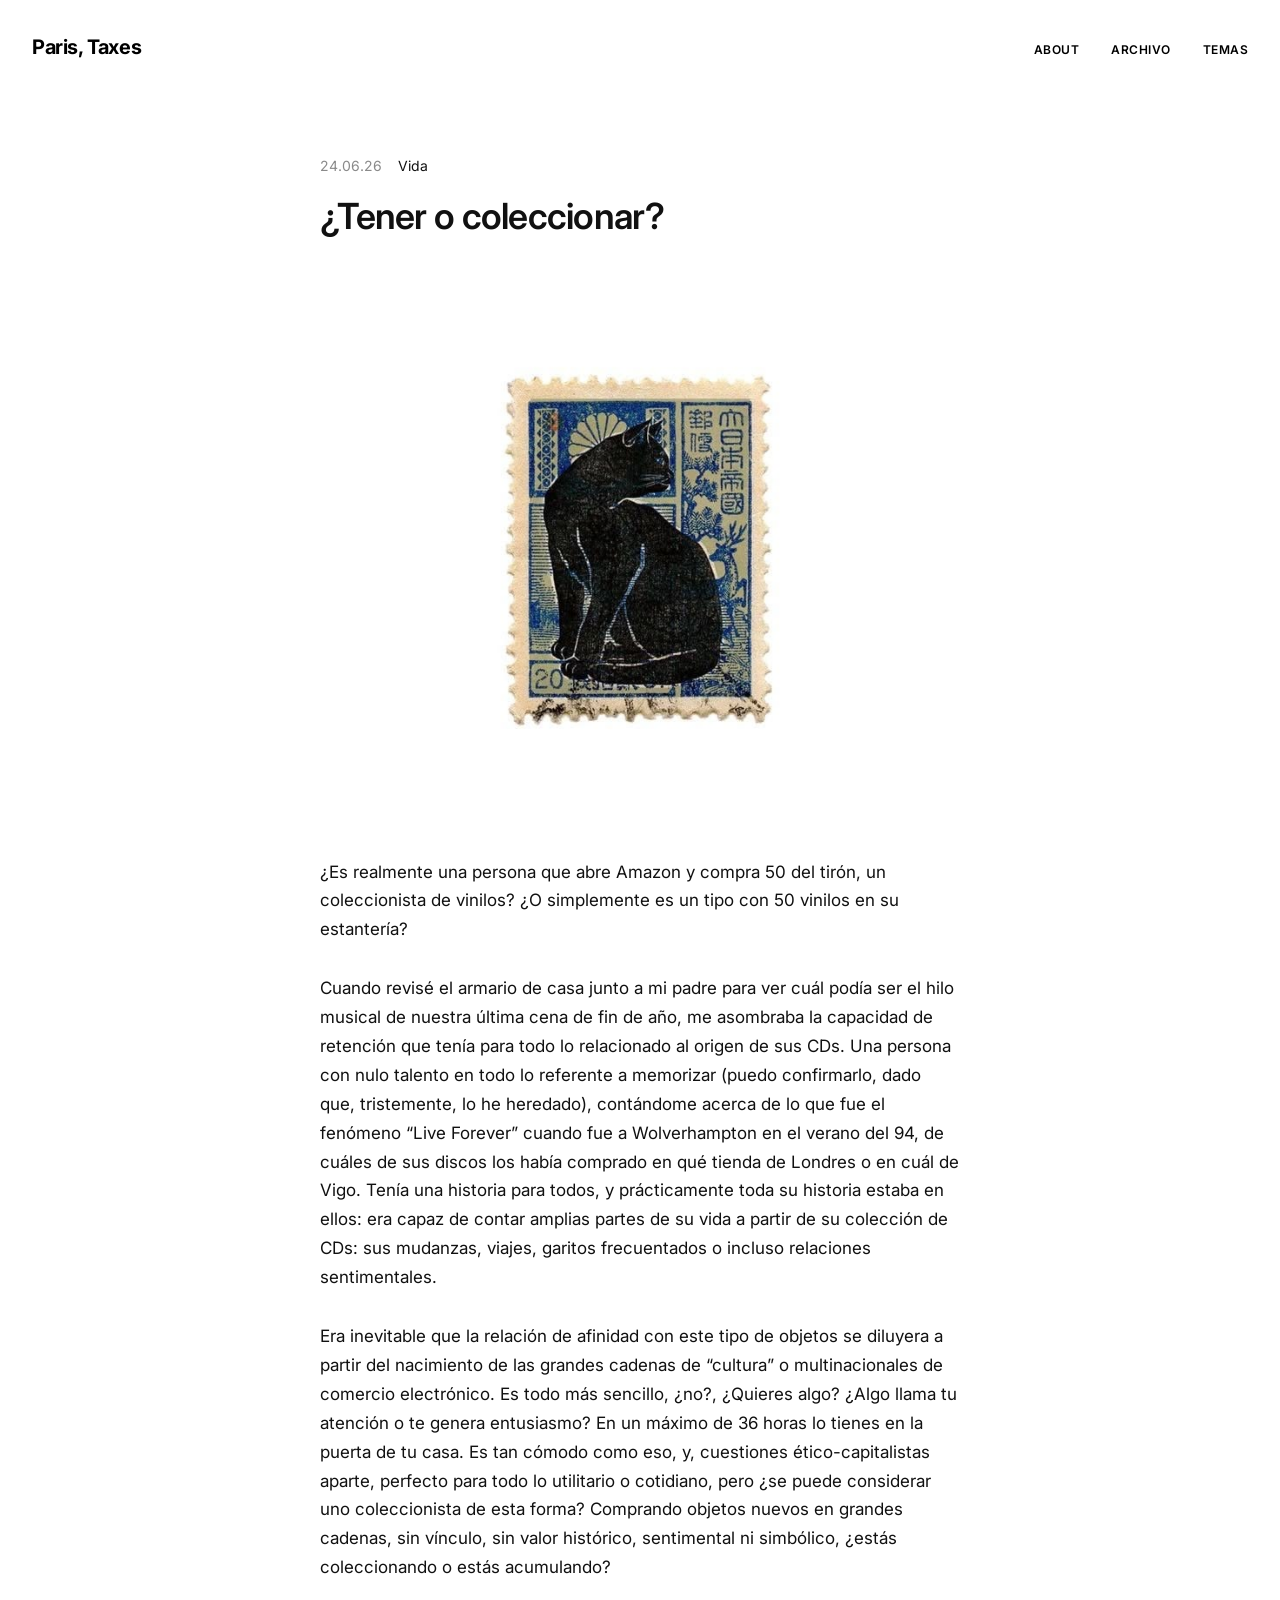
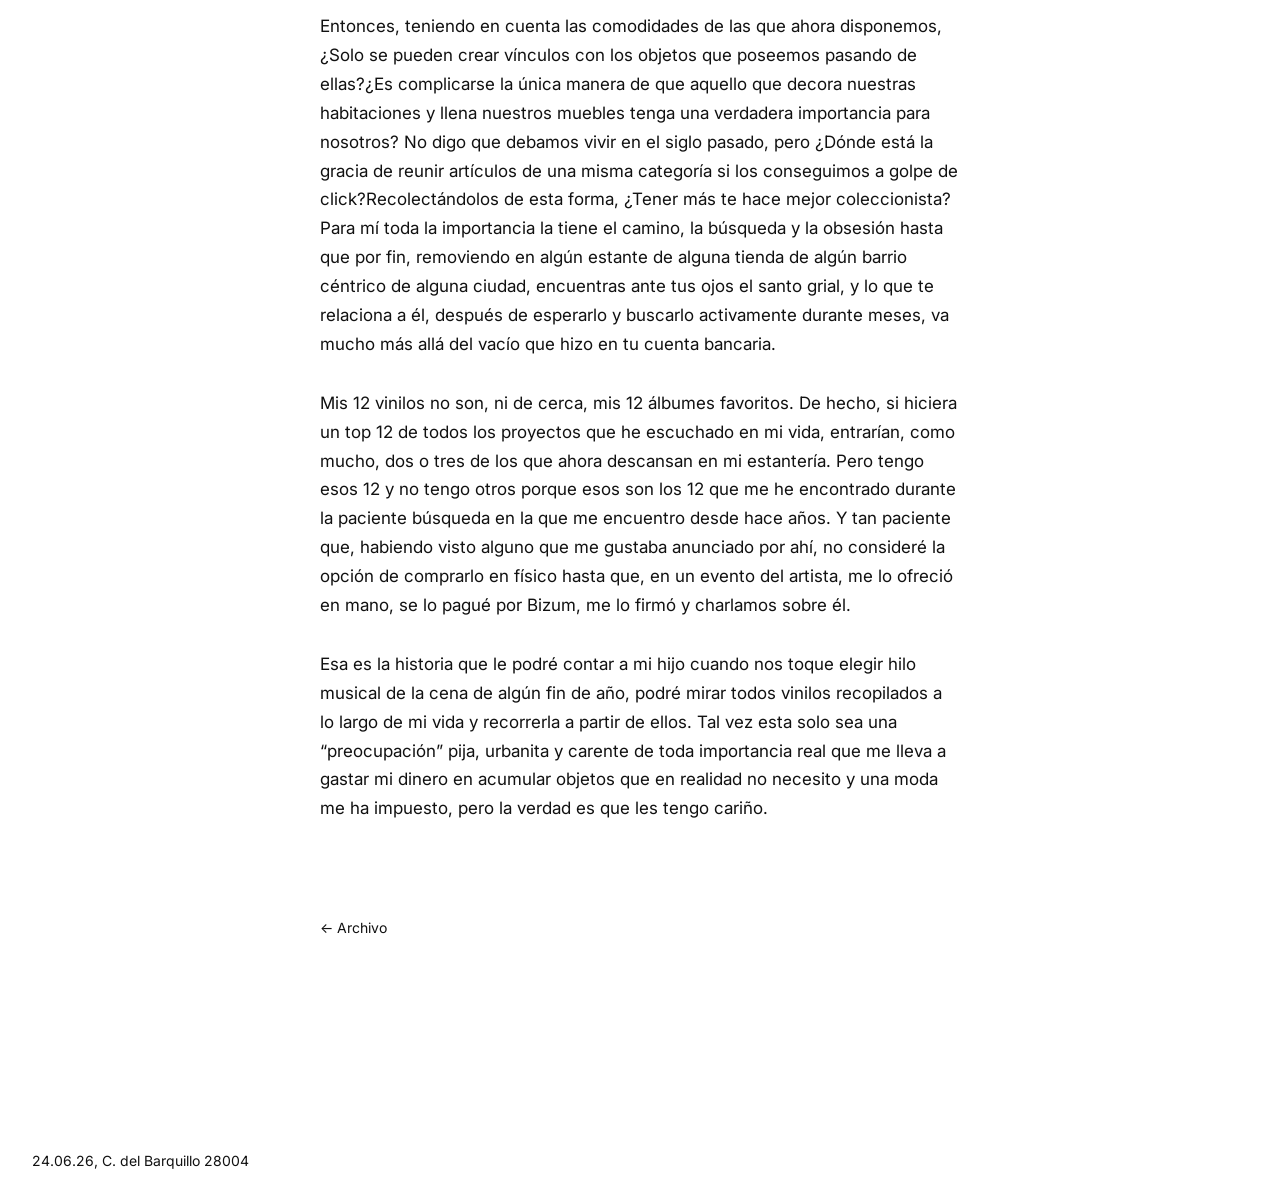
<file: artics/coleccion/index.html>
<!doctype html>
<html lang="es">
<head>
  <meta charset="utf-8">
  <meta name="viewport" content="width=device-width, initial-scale=1">
  <title>¿Tener o coleccionar? — Paris, Taxes</title>
  
 
	<meta property="og:type" content="article">
	<meta property="og:site_name" content="Paris, Taxes">
	<meta property="og:locale" content="es_ES">
	<meta property="og:title" content="¿Tener o coleccionar? — Paris, Taxes">
	<meta property="og:url" content="https://paristaxes.xyz/artics/coleccion/index.html">
	<meta property="og:image" content="https://paristaxes.xyz/artics/coleccion/post.jpg">
	<meta name="twitter:card" content="summary_large_image">

  <link rel="preconnect" href="https://fonts.googleapis.com">
  <link rel="preconnect" href="https://fonts.gstatic.com" crossorigin>
  <link rel="stylesheet" href="https://fonts.googleapis.com/css2?family=Inter:ital,wght@0,400;0,600;0,700;1,400&display=swap">
  <link rel="stylesheet" href="../../estilo.css">
</head>
<body>

  <header class="site-header">
    <a class="site-title" href="../../index.html">Paris, Taxes</a>
    <nav class="site-nav">
      <a href="../../about/index.html">About</a>
      <a href="../../archivo/index.html">Archivo</a>
      <a href="../../temas/index.html">Temas</a>
    </nav>
  </header>

  <main class="page-top">
    <article class="entrada">

      <div class="entrada-meta meta">
        <span class="muted">24.06.26</span>
        <a href="../../archivo/index.html?tema=Vida">Vida</a>
      </div>

      <h1>¿Tener o coleccionar?</h1>

      <figure>
        <img src="post.jpg" alt="" style="view-transition-name: img-sello">
        <!-- <figcaption class="meta muted">Pie de foto</figcaption> -->
      </figure>

      <div class="entrada-texto">
        <p style="margin-bottom: 30px;">¿Es realmente una persona que abre Amazon y compra 50 del tirón, un coleccionista de vinilos? ¿O simplemente es un tipo con 50 vinilos en su estantería? 
		</p>

		<p style="margin-bottom: 30px;">Cuando revisé el armario de casa junto a mi padre para ver cuál podía ser el hilo musical de nuestra última cena de fin de año, me asombraba la capacidad de retención que tenía para todo lo relacionado al origen de sus CDs. Una persona con nulo talento en todo lo referente a memorizar (puedo confirmarlo, dado que, tristemente, lo he heredado), contándome acerca de lo que fue el fenómeno “Live Forever” cuando fue a Wolverhampton en el verano del 94, de cuáles de sus discos los había comprado en qué tienda de Londres o en cuál de Vigo. Tenía una historia para todos, y prácticamente toda su historia estaba en ellos: era capaz de contar amplias partes de su vida a partir de su colección de CDs: sus mudanzas, viajes, garitos frecuentados o incluso relaciones sentimentales.
		</p>
		
		<p style="margin-bottom: 30px;">Era inevitable que la relación de afinidad con este tipo de objetos se diluyera a partir del nacimiento de las grandes cadenas de “cultura” o multinacionales de comercio electrónico. Es todo más sencillo, ¿no?, ¿Quieres algo? ¿Algo llama tu atención o te genera entusiasmo? En un máximo de 36 horas lo tienes en la puerta de tu casa. Es tan cómodo como eso, y, cuestiones ético-capitalistas aparte, perfecto para todo lo utilitario o cotidiano, pero ¿se puede considerar uno coleccionista de esta forma? Comprando objetos nuevos en grandes cadenas, sin vínculo, sin valor histórico, sentimental ni simbólico, ¿estás coleccionando o estás acumulando?
		</p>
    
		<p style="margin-bottom: 30px;">Entonces, teniendo en cuenta las comodidades de las que ahora disponemos, ¿Solo se pueden crear vínculos con los objetos que poseemos pasando de ellas?¿Es complicarse la única manera de que aquello que decora nuestras habitaciones y llena nuestros muebles tenga una verdadera importancia para nosotros? No digo que debamos vivir en el siglo pasado, pero ¿Dónde está la gracia de reunir artículos de una misma categoría si los conseguimos a golpe de click?Recolectándolos de esta forma, ¿Tener más te hace mejor coleccionista? Para mí toda la importancia la tiene el camino, la búsqueda y la obsesión hasta que por fin, removiendo en algún estante de alguna tienda de algún barrio céntrico de alguna ciudad, encuentras ante tus ojos el santo grial, y lo que te relaciona a él, después de esperarlo y buscarlo activamente durante meses, va mucho más allá del vacío que hizo en tu cuenta bancaria. 
		</p>
	
		<p style="margin-bottom: 30px;">Mis 12 vinilos no son, ni de cerca, mis 12 álbumes favoritos. De hecho, si hiciera un top 12 de todos los proyectos que he escuchado en mi vida, entrarían, como mucho, dos o tres de los que ahora descansan en mi estantería. Pero tengo esos 12 y no tengo otros porque esos son los 12 que me he encontrado durante la paciente búsqueda en la que me encuentro desde hace años. Y tan paciente que, habiendo visto alguno que me gustaba anunciado por ahí, no consideré la opción de comprarlo en físico hasta que, en un evento del artista, me lo ofreció en mano, se lo pagué por Bizum, me lo firmó y charlamos sobre él. 
		</p>
		
		<p style="margin-bottom: 30px;">Esa es la historia que le podré contar a mi hijo cuando nos toque elegir hilo musical de la cena de algún fin de año, podré mirar todos vinilos recopilados a lo largo de mi vida y recorrerla a partir de ellos. Tal vez esta solo sea una “preocupación” pija, urbanita y carente de toda importancia real que me lleva a gastar mi dinero en acumular objetos que en realidad no necesito y una moda me ha impuesto, pero la verdad es que les tengo cariño.
		</p>
		
      </div>

      <a class="entrada-volver meta" href="../../archivo/index.html">← Archivo</a>

    </article>
  </main>

  <footer class="site-footer meta">
    <span>24.06.26, C. del Barquillo 28004</span>
  </footer>

</body>
</html>
</file>
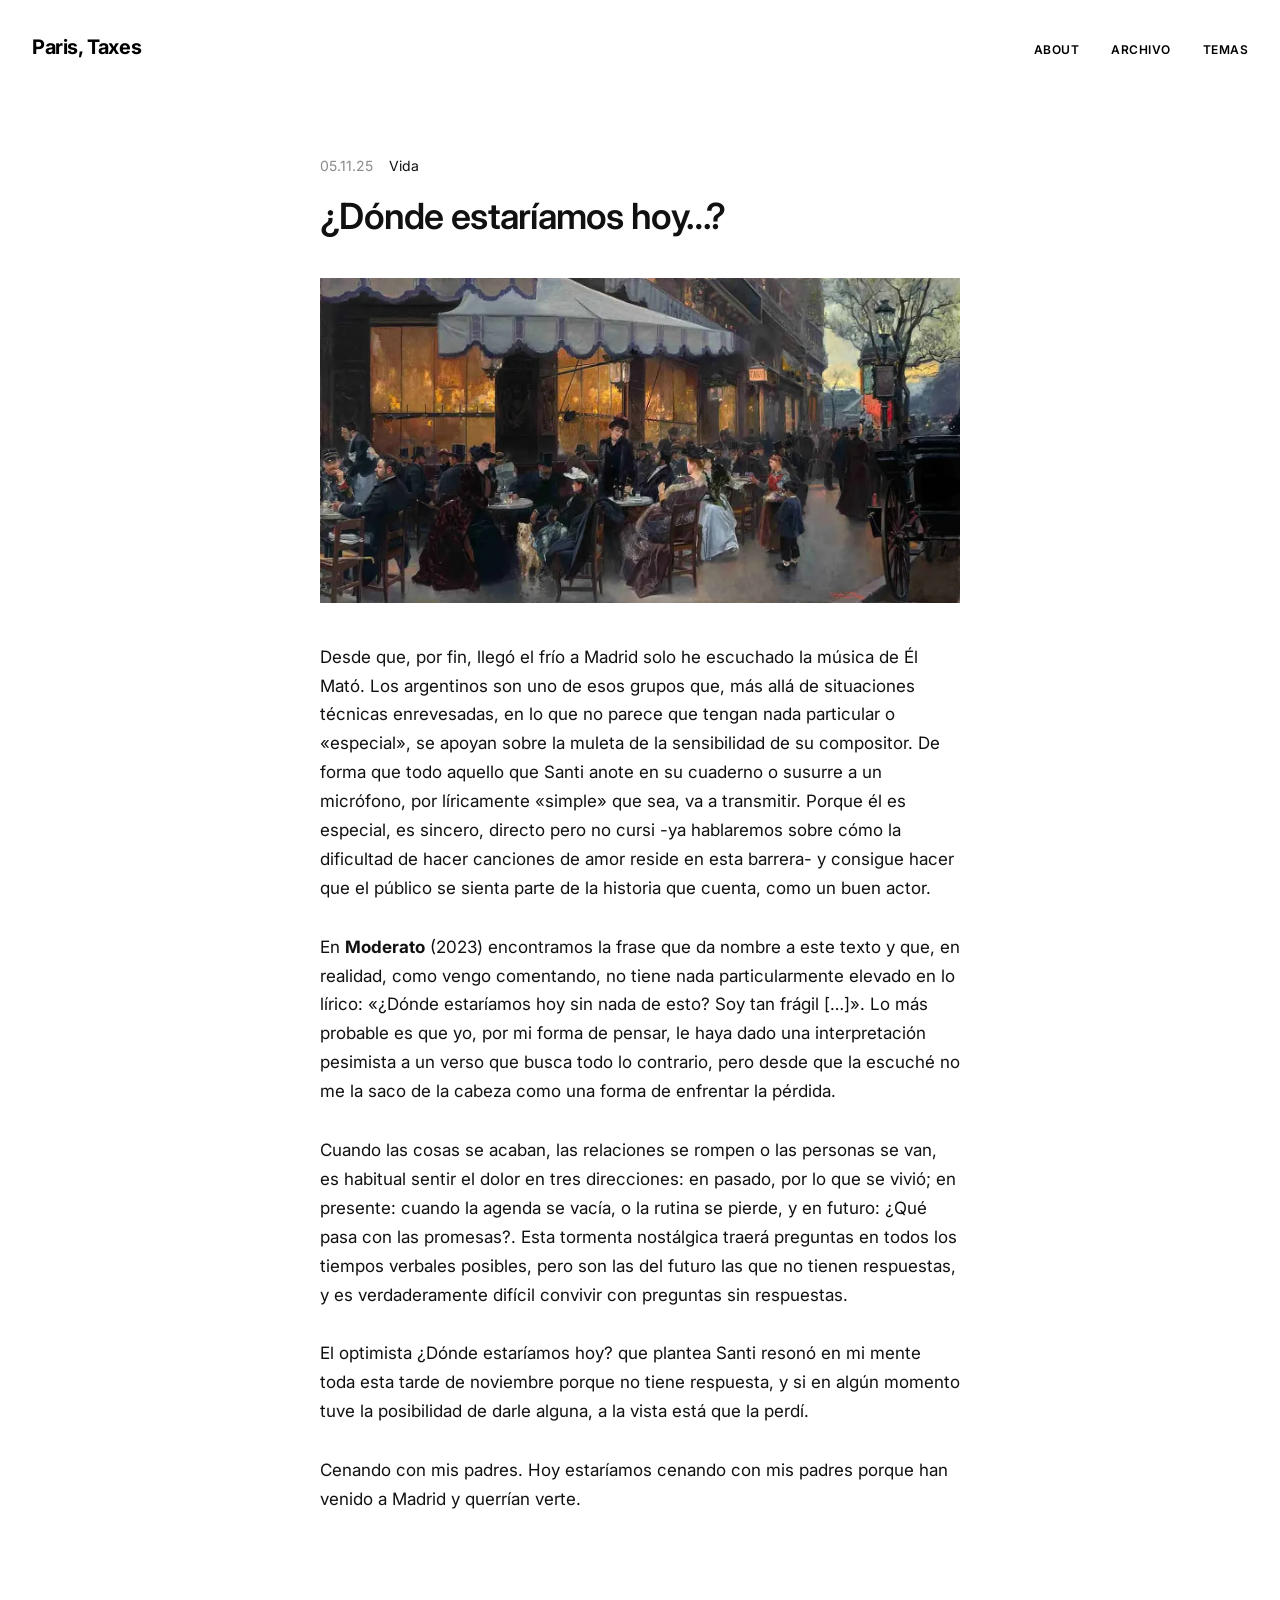
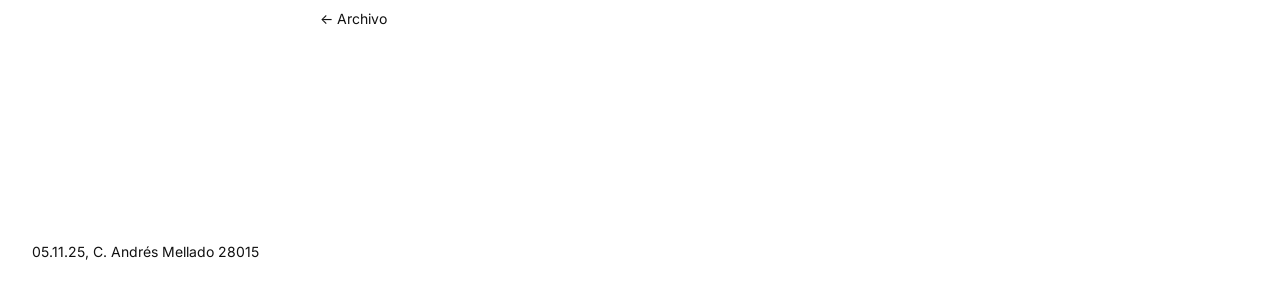
<file: artics/donde-estariamos-hoy/index.html>
<!doctype html>
<html lang="es">
<head>
  <meta charset="utf-8">
  <meta name="viewport" content="width=device-width, initial-scale=1">
  <title>¿Dónde estaríamos hoy…? — Paris, Taxes</title>
  
  
	<meta property="og:type" content="article">
	<meta property="og:site_name" content="Paris, Taxes">
	<meta property="og:locale" content="es_ES">
	<meta property="og:title" content="¿Dónde estaríamos hoy…? — Paris, Taxes">
	<meta property="og:url" content="https://paristaxes.xyz/artics/donde-estariamos-hoy/index.html">
	<meta property="og:image" content="https://paristaxes.xyz/artics/donde-estariamos-hoy/post.jpg">
	<meta name="twitter:card" content="summary_large_image">


  <link rel="preconnect" href="https://fonts.googleapis.com">
  <link rel="preconnect" href="https://fonts.gstatic.com" crossorigin>
  <link rel="stylesheet" href="https://fonts.googleapis.com/css2?family=Inter:ital,wght@0,400;0,600;0,700;1,400&display=swap">
  <link rel="stylesheet" href="../../estilo.css">
</head>
<body>

  <header class="site-header">
    <a class="site-title" href="../../index.html">Paris, Taxes</a>
    <nav class="site-nav">
      <a href="../../about/index.html">About</a>
      <a href="../../archivo/index.html">Archivo</a>
      <a href="../../temas/index.html">Temas</a>
    </nav>
  </header>

  <main class="page-top">
    <article class="entrada">

      <div class="entrada-meta meta">
        <span class="muted">05.11.25</span>
        <a href="../../archivo/index.html?tema=Vida">Vida</a>
      </div>

      <h1>¿Dónde estaríamos hoy…?</h1>

      <figure>
        <img src="post.jpg" alt="" style="view-transition-name: img-sorolla">
        <!-- <figcaption class="meta muted">Pie de foto opcional</figcaption> -->
      </figure>

      <div class="entrada-texto">
        <p style="margin-bottom: 30px;">Desde que, por fin, llegó el frío a Madrid solo he escuchado la música de Él Mató. Los argentinos son uno de esos grupos que, más allá de situaciones técnicas enrevesadas, en lo que no parece que tengan nada particular o «especial», se apoyan sobre la muleta de la sensibilidad de su compositor. De forma que todo aquello que Santi anote en su cuaderno o susurre a un micrófono, por líricamente «simple» que sea, va a transmitir. Porque él es especial, es sincero, directo pero no cursi -ya hablaremos sobre cómo la dificultad de hacer canciones de amor reside en esta barrera- y consigue hacer que el público se sienta parte de la historia que cuenta, como un buen actor.</p>

		<p style="margin-bottom: 30px;">En <strong>Moderato</strong> (2023) encontramos la frase que da nombre a este texto y que, en realidad, como vengo comentando, no tiene nada particularmente elevado en lo lírico: «¿Dónde estaríamos hoy sin nada de esto? Soy tan frágil […]». Lo más probable es que yo, por mi forma de pensar, le haya dado una interpretación pesimista a un verso que busca todo lo contrario, pero desde que la escuché no me la saco de la cabeza como una forma de enfrentar la pérdida.</p>

		<p style="margin-bottom: 30px;">Cuando las cosas se acaban, las relaciones se rompen o las personas se van, es habitual sentir el dolor en tres direcciones: en pasado, por lo que se vivió; en presente: cuando la agenda se vacía, o la rutina se pierde, y en futuro: ¿Qué pasa con las promesas?. Esta tormenta nostálgica traerá preguntas en todos los tiempos verbales posibles, pero son las del futuro las que no tienen respuestas, y es verdaderamente difícil convivir con preguntas sin respuestas.</p>

		<p style="margin-bottom: 30px;">El optimista ¿Dónde estaríamos hoy? que plantea Santi resonó en mi mente toda esta tarde de noviembre porque no tiene respuesta, y si en algún momento tuve la posibilidad de darle alguna, a la vista está que la perdí.</p>

		<p style="margin-bottom: 30px;">Cenando con mis padres. Hoy estaríamos cenando con mis padres porque han venido a Madrid y querrían verte.</p>

      </div>

      <a class="entrada-volver meta" href="../../archivo/index.html">← Archivo</a>

    </article>
  </main>

  <footer class="site-footer meta">
    <span>05.11.25, C. Andrés Mellado 28015</span>
  </footer>

</body>
</html>
</file>
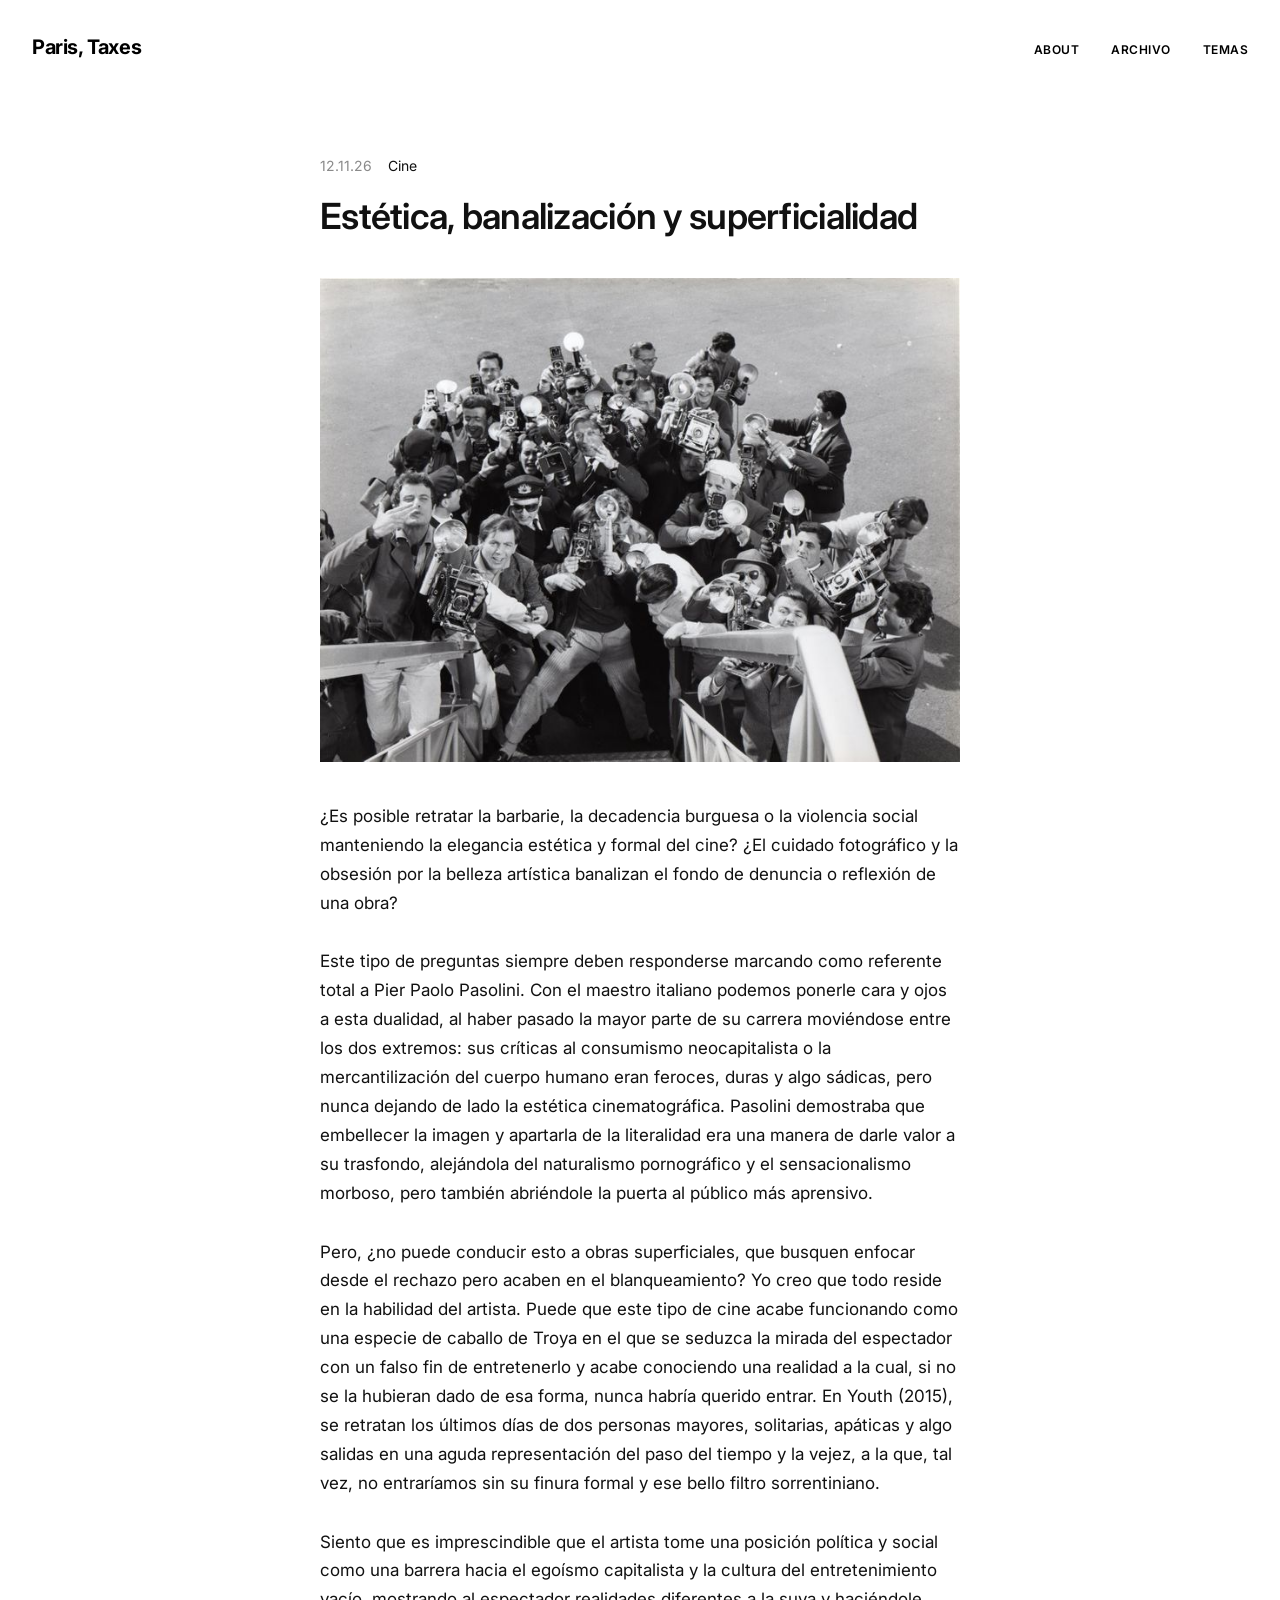
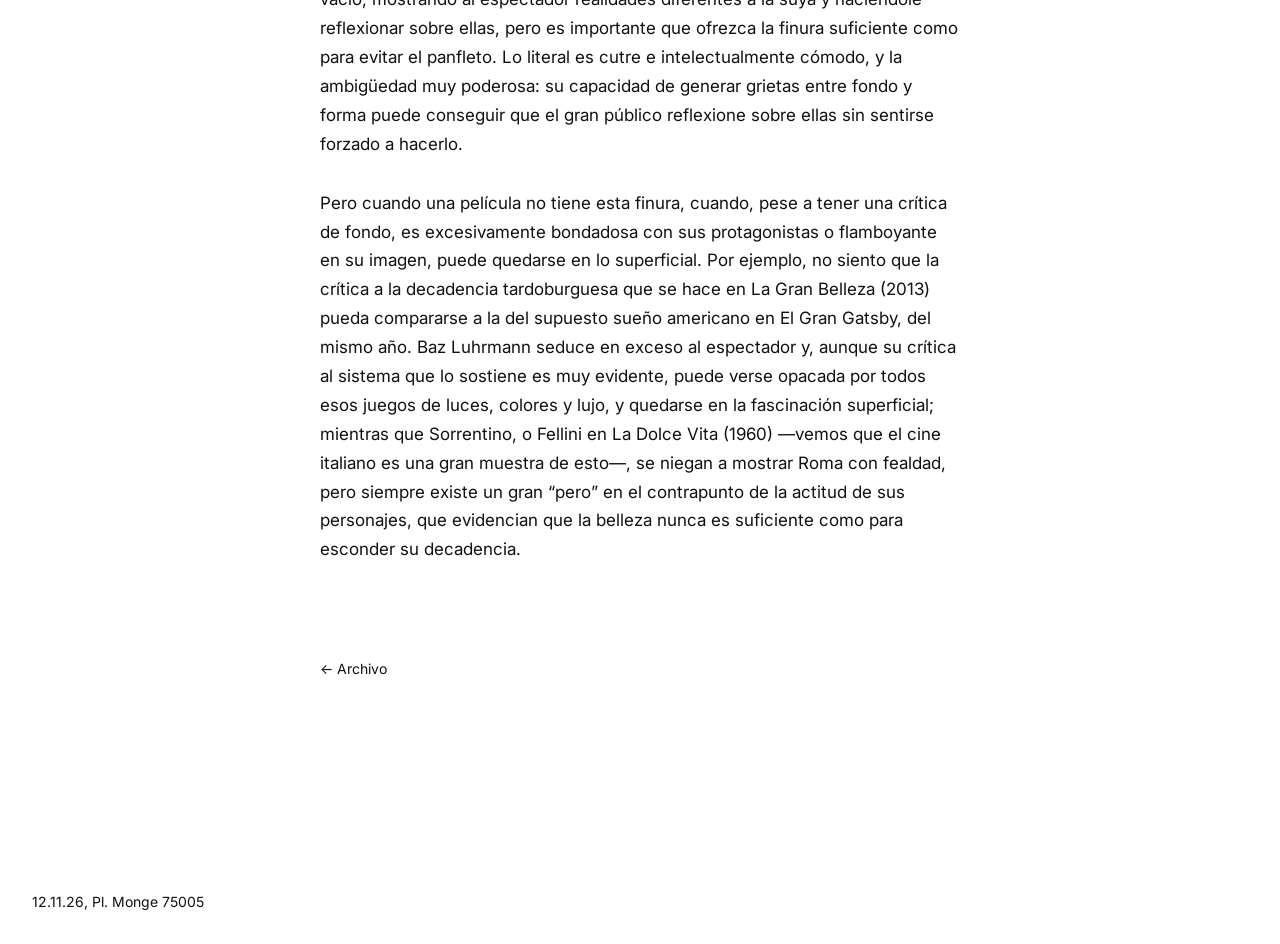
<file: artics/estetica/index.html>
<!doctype html>
<html lang="es">
<head>
  <meta charset="utf-8">
  <meta name="viewport" content="width=device-width, initial-scale=1">
  <title>Estética, banalización y superficialidad — Paris, Taxes</title>
  
 
	<meta property="og:type" content="article">
	<meta property="og:site_name" content="Paris, Taxes">
	<meta property="og:locale" content="es_ES">
	<meta property="og:title" content="Estética, banalización y superficialidad — Paris, Taxes">
	<meta property="og:url" content="https://paristaxes.xyz/artics/estetica/index.html">
	<meta property="og:image" content="https://paristaxes.xyz/artics/estetica/post.jpg">
	<meta name="twitter:card" content="summary_large_image">

  <link rel="preconnect" href="https://fonts.googleapis.com">
  <link rel="preconnect" href="https://fonts.gstatic.com" crossorigin>
  <link rel="stylesheet" href="https://fonts.googleapis.com/css2?family=Inter:ital,wght@0,400;0,600;0,700;1,400&display=swap">
  <link rel="stylesheet" href="../../estilo.css">
</head>
<body>

  <header class="site-header">
    <a class="site-title" href="../../index.html">Paris, Taxes</a>
    <nav class="site-nav">
      <a href="../../about/index.html">About</a>
      <a href="../../archivo/index.html">Archivo</a>
      <a href="../../temas/index.html">Temas</a>
    </nav>
  </header>

  <main class="page-top">
    <article class="entrada">

      <div class="entrada-meta meta">
        <span class="muted">12.11.26</span>
        <a href="../../archivo/index.html?tema=Cine">Cine</a>
      </div>

      <h1>Estética, banalización y superficialidad</h1>

      <figure>
        <img src="post.jpg" alt="" style="view-transition-name: img-LDV-1960">
        <!-- <figcaption class="meta muted">Pie de foto</figcaption> -->
      </figure>

      <div class="entrada-texto">
        <p style="margin-bottom: 30px;">¿Es posible retratar la barbarie, la decadencia burguesa o la violencia social manteniendo la elegancia estética y formal del cine? ¿El cuidado fotográfico y la obsesión por la belleza artística banalizan el fondo de denuncia o reflexión de una obra?
		</p>

		<p style="margin-bottom: 30px;">Este tipo de preguntas siempre deben responderse marcando como referente total a Pier Paolo Pasolini. Con el maestro italiano podemos ponerle cara y ojos a esta dualidad, al haber pasado la mayor parte de su carrera moviéndose entre los dos extremos: sus críticas al consumismo neocapitalista o la mercantilización del cuerpo humano eran feroces, duras y algo sádicas, pero nunca dejando de lado la estética cinematográfica. Pasolini demostraba que embellecer la imagen y apartarla de la literalidad era una manera de darle valor a su trasfondo, alejándola del naturalismo pornográfico y el sensacionalismo morboso, pero también abriéndole la puerta al público más aprensivo.
		</p>
		
		<p style="margin-bottom: 30px;">Pero, ¿no puede conducir esto a obras superficiales, que busquen enfocar desde el rechazo pero acaben en el blanqueamiento? Yo creo que todo reside en la habilidad del artista. Puede que este tipo de cine acabe funcionando como una especie de caballo de Troya en el que se seduzca la mirada del espectador con un falso fin de entretenerlo y acabe conociendo una realidad a la cual, si no se la hubieran dado de esa forma, nunca habría querido entrar. En Youth (2015), se retratan los últimos días de dos personas mayores, solitarias, apáticas y algo salidas en una aguda representación del paso del tiempo y la vejez, a la que, tal vez, no entraríamos sin su finura formal y ese bello filtro sorrentiniano.
		</p>
    
		<p style="margin-bottom: 30px;">Siento que es imprescindible que el artista tome una posición política y social como una barrera hacia el egoísmo capitalista y la cultura del entretenimiento vacío, mostrando al espectador realidades diferentes a la suya y haciéndole reflexionar sobre ellas, pero es importante que ofrezca la finura suficiente como para evitar el panfleto. Lo literal es cutre e intelectualmente cómodo, y la ambigüedad muy poderosa: su capacidad de generar grietas entre fondo y forma puede conseguir que el gran público reflexione sobre ellas sin sentirse forzado a hacerlo.
		</p>
	
		<p style="margin-bottom: 30px;">Pero cuando una película no tiene esta finura, cuando, pese a tener una crítica de fondo, es excesivamente bondadosa con sus protagonistas o flamboyante en su imagen, puede quedarse en lo superficial. Por ejemplo, no siento que la crítica a la decadencia tardoburguesa que se hace en La Gran Belleza (2013) pueda compararse a la del supuesto sueño americano en El Gran Gatsby, del mismo año. Baz Luhrmann seduce en exceso al espectador y, aunque su crítica al sistema que lo sostiene es muy evidente, puede verse opacada por todos esos juegos de luces, colores y lujo, y quedarse en la fascinación superficial; mientras que Sorrentino, o Fellini en La Dolce Vita (1960) —vemos que el cine italiano es una gran muestra de esto—, se niegan a mostrar Roma con fealdad, pero siempre existe un gran “pero” en el contrapunto de la actitud de sus personajes, que evidencian que la belleza nunca es suficiente como para esconder su decadencia. 
		</p>
		
      </div>

      <a class="entrada-volver meta" href="../../archivo/index.html">← Archivo</a>

    </article>
  </main>

  <footer class="site-footer meta">
    <span>12.11.26, Pl. Monge 75005</span>
  </footer>

</body>
</html>
</file>
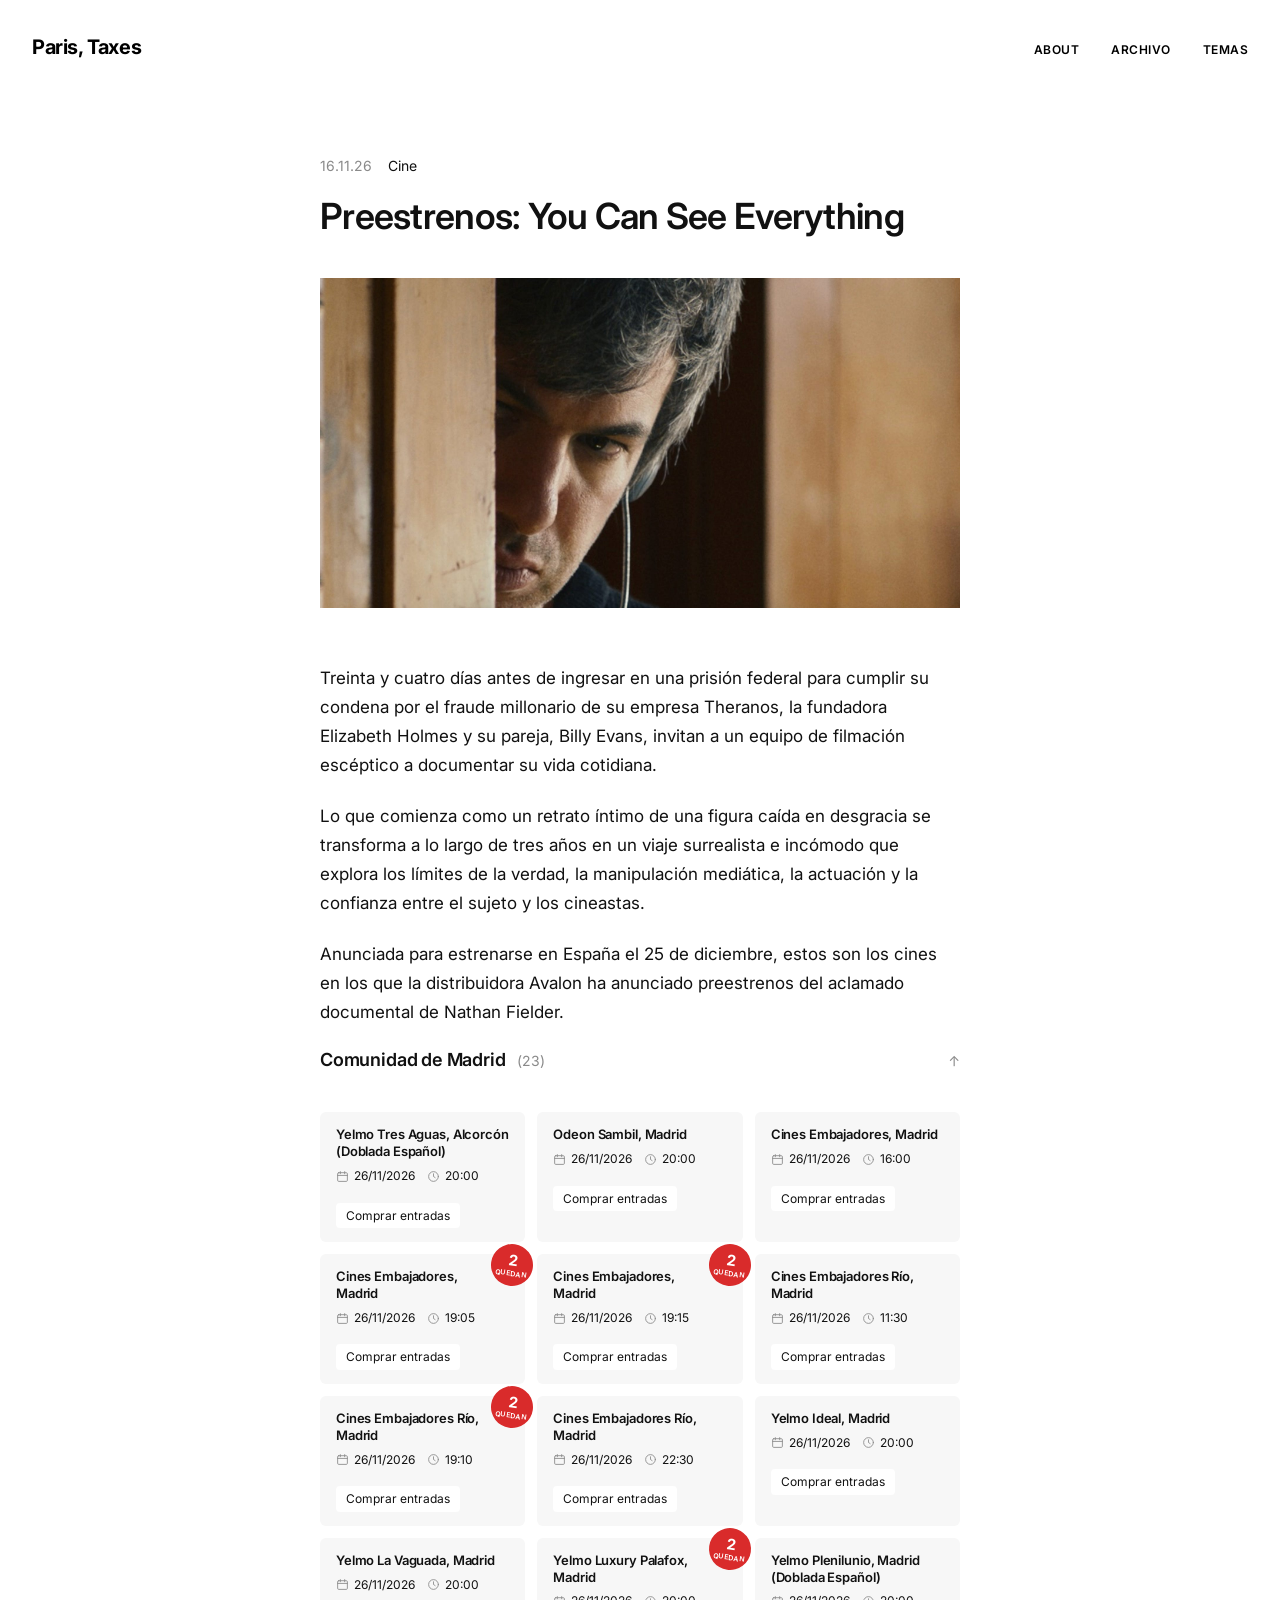
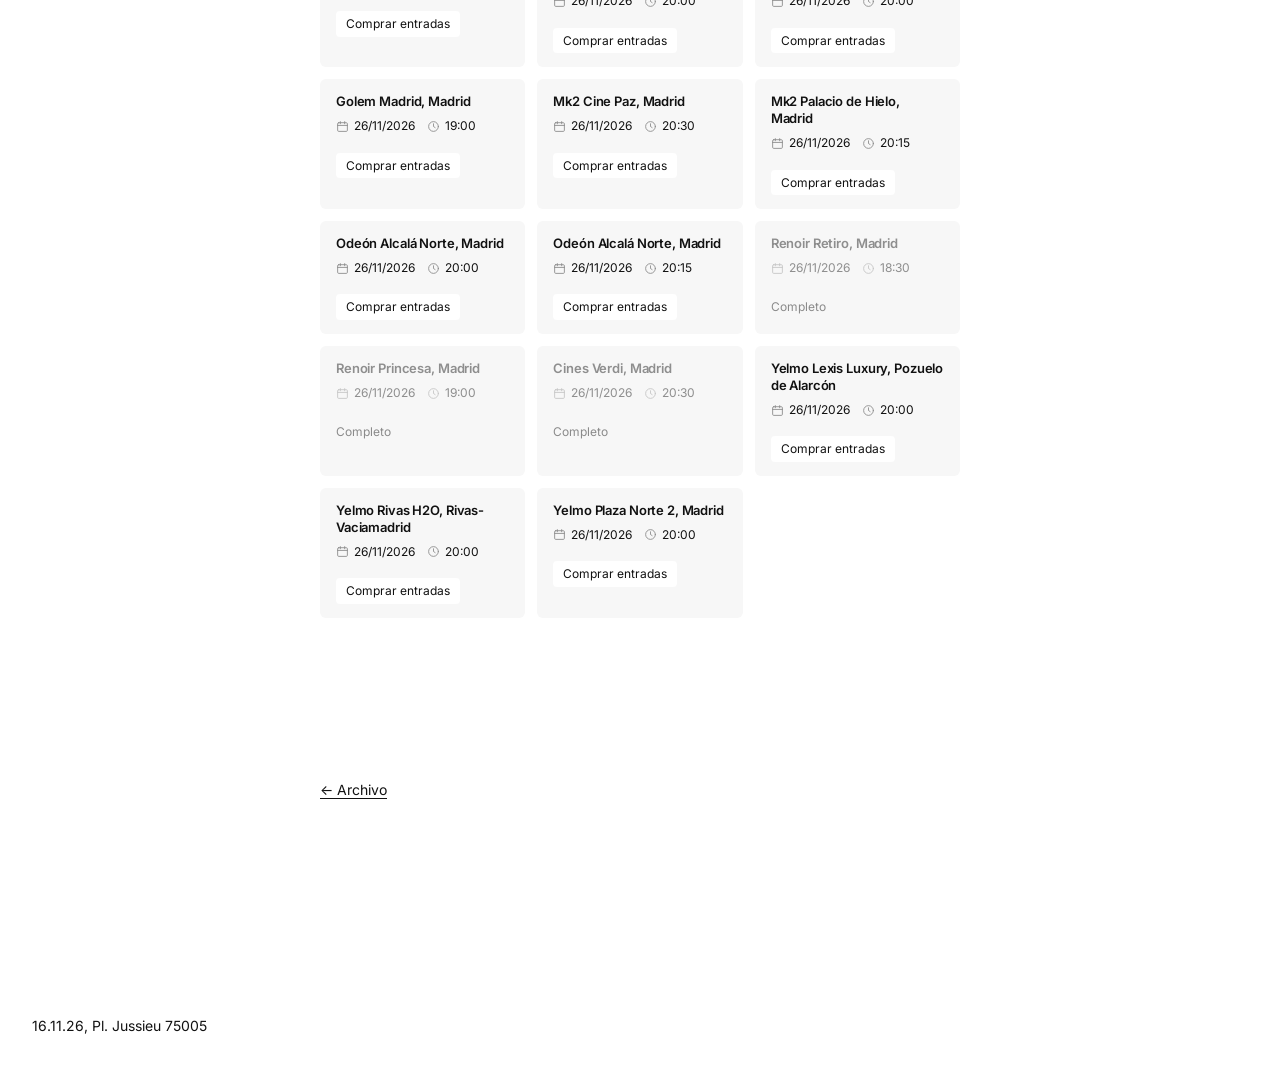
<file: artics/estrenos/index.html>
<!doctype html>
<html lang="es">
<head>
  <meta charset="utf-8">
  <meta name="viewport" content="width=device-width, initial-scale=1">
  <title>Preestrenos: You Can See Everything — Paris, Taxes</title>

  <meta property="og:type" content="article">
  <meta property="og:site_name" content="Paris, Taxes">
  <meta property="og:locale" content="es_ES">
  <meta property="og:title" content="Preestrenos: You Can See Everything — Paris, Taxes">
  <meta property="og:url" content="https://paristaxes.xyz/artics/estrenos/index.html">
  <meta property="og:image" content="https://paristaxes.xyz/artics/estrenos/post.jpg">
  <meta name="twitter:card" content="summary_large_image">

  <link rel="preconnect" href="https://fonts.googleapis.com">
  <link rel="preconnect" href="https://fonts.gstatic.com" crossorigin>
  <link rel="stylesheet" href="https://fonts.googleapis.com/css2?family=Inter:ital,wght@0,400;0,600;0,700;1,400&display=swap">
  <link rel="stylesheet" href="../../estilo.css">

   <style>
    /* Minimalismo: sin líneas, mucho aire, tarjetas pequeñas.
       Si quieres, pasa este bloque a estilo.css y bórralo de aquí. */

    /* Más separación entre la foto y el texto */
    .entrada figure { margin-bottom: clamp(56px, 8vw, 40px); }
    .entrada-texto .indice { margin-bottom: clamp(56px, 8vw, 96px); }

    /* Comunidades: sin líneas y mucho espacio alrededor */
    .region,
    .region:last-child { border: 0; }
    .region { margin-bottom: clamp(56px, 8vw, 96px); }
    .region:last-child { margin-bottom: 0; }

    .region summary {
      padding: 0 0 clamp(28px, 4vw, 40px);
    }
    .entrada-texto .region-nombre {
      margin: 0;
      font-size: 18px;
      font-weight: 600;
      line-height: 1.2;
      letter-spacing: -0.01em;
    }
    .region-nombre .muted { font-size: 14px; }
    .flecha { color: var(--muted); font-size: 14px; }
    .region summary:focus-visible { outline: 1px solid var(--ink); outline-offset: 4px; }

    /* Rejilla de sesiones: tarjetas pequeñas y separadas */
    .sesiones {
      grid-template-columns: repeat(auto-fill, minmax(min(100%, 170px), 1fr));
      gap: 12px;
      padding: 0;
    }

    /* Tarjeta: sin borde, solo un gris casi blanco */
    .sesion,
    .sesion:hover,
    .sesion.con-equipo,
    .sesion.con-equipo:hover,
    .sesion.completo:hover { border: 0; }
    .sesion {
      gap: 2px;
      padding: 14px 16px;
      border-radius: 6px;
      background: #f7f7f7;
    }
    .sesion h3 {
      display: flex;
      align-items: center;
      gap: 6px;
      font-size: 13px;
      line-height: 1.3;
    }

    /* Fecha y hora con icono */
    .sesion-info {
      display: flex;
      flex-wrap: wrap;
      gap: 4px 12px;
      margin-top: 4px;
      font-size: 12px;
    }
    .sesion-info span {
      display: inline-flex;
      align-items: center;
      gap: 5px;
    }
    .sesion-info svg {
      width: 13px;
      height: 13px;
      flex: none;
      fill: none;
      stroke: var(--muted);
      stroke-width: 1.6;
      stroke-linecap: round;
      stroke-linejoin: round;
    }

    /* Marca opcional "con equipo del film" */
    .equipo-ico {
      width: 14px;
      height: 14px;
      flex: none;
      fill: none;
      stroke: #d99a00;
      stroke-width: 1.6;
      stroke-linecap: round;
      stroke-linejoin: round;
    }

    /* Botón pequeño, sin borde, a la izquierda */
    .entrada-texto .btn-comprar {
      display: inline-block;
      align-self: flex-start;
      margin-top: 14px;
      padding: 5px 10px;
      font-size: 12px;
      line-height: 1.3;
      text-align: left;
      border: 0;
      border-radius: 4px;
      background: #fff;
      color: var(--ink);
    }
    .entrada-texto .btn-comprar:hover,
    .entrada-texto .btn-comprar:focus-visible {
      background: var(--ink);
      color: #fff;
    }

    /* Sello rojo "quedan pocas": círculo en la esquina con el nº de entradas */
    .sesion { position: relative; }
    .quedan {
      position: absolute;
      top: -10px;
      right: -8px;
      display: flex;
      flex-direction: column;
      align-items: center;
      justify-content: center;
      width: 42px;
      height: 42px;
      border-radius: 50%;
      background: #d92b2b;
      color: #fff;
      line-height: 1;
      transform: rotate(8deg);
      pointer-events: none;
    }
    .quedan b {
      font-size: 15px;
      font-weight: 700;
      letter-spacing: -0.02em;
    }
    .quedan small {
      margin-top: 2px;
      font-size: 7px;
      font-weight: 600;
      letter-spacing: 0.06em;
      text-transform: uppercase;
    }
    /* El título deja sitio al sello para no pisarlo */
    .sesion:has(.quedan) h3 { padding-right: 30px; }

    /* Sesión completa: atenuada y sin botón */
    .sesion.completo h3,
    .sesion.completo .sesion-info { opacity: 0.45; }
    .entrada-texto .btn-comprar.agotado,
    .entrada-texto .btn-comprar.agotado:hover {
      padding-left: 0;
      color: var(--muted);
      background: none;
      cursor: default;
      user-select: none;
    }
  </style>
</head>
<body>

  <header class="site-header">
    <a class="site-title" href="../../index.html">Paris, Taxes</a>
    <nav class="site-nav">
      <a href="../../about/index.html">About</a>
      <a href="../../archivo/index.html">Archivo</a>
      <a href="../../temas/index.html">Temas</a>
    </nav>
  </header>

  <main class="page-top">
    <article class="entrada">

      <div class="entrada-meta meta">
        <span class="muted">16.11.26</span>
        <a href="../../archivo/index.html?tema=Cine">Cine</a>
      </div>

      <h1>Preestrenos: You Can See Everything</h1>

      <figure>
        <img src="post.jpg" alt="" style="view-transition-name: img-estrenos">
      </figure>

      <div class="entrada-texto">

		<p>Treinta y cuatro días antes de ingresar en una prisión federal para cumplir su condena por el fraude millonario de su empresa Theranos, la fundadora Elizabeth Holmes y su pareja, Billy Evans, invitan a un equipo de filmación escéptico a documentar su vida cotidiana.
		</p>

		<p>Lo que comienza como un retrato íntimo de una figura caída en desgracia se transforma a lo largo de tres años en un viaje surrealista e incómodo que explora los límites de la verdad, la manipulación mediática, la actuación y la confianza entre el sujeto y los cineastas.</p>
		</p>
		
		<p>Anunciada para estrenarse en España el 25 de diciembre, estos son los cines en los que la distribuidora
		Avalon ha anunciado preestrenos del aclamado documental de Nathan Fielder.</p>

		
        <!-- ===================== COMUNIDAD DE MADRID ===================== -->
        <details class="region" id="madrid" open>
          <summary>
            <h2 class="region-nombre">Comunidad de Madrid <span class="muted">(23)</span></h2>
            <span class="flecha" aria-hidden="true">↓</span>
          </summary>
          <div class="sesiones">
		  
		  <div class="sesion">
              <h3>Yelmo Tres Aguas, Alcorcón (Doblada Español)</h3>
              <div class="sesion-info meta">
                <span><svg viewBox="0 0 24 24" aria-hidden="true"><rect x="3" y="5" width="18" height="16" rx="2"/><path d="M3 10h18M8 3v4M16 3v4"/></svg>26/11/2026</span>
                <span><svg viewBox="0 0 24 24" aria-hidden="true"><circle cx="12" cy="12" r="9"/><path d="M12 7v5l3 2"/></svg>20:00</span>
              </div>
              <a class="btn-comprar" href="https://eu-preprod.yelmocines.es/cartelera/madrid" target="_blank" rel="noopener">Comprar entradas</a>
            </div>
			
			<div class="sesion">
              <h3>Odeon Sambil, Madrid</h3>
              <div class="sesion-info meta">
                <span><svg viewBox="0 0 24 24" aria-hidden="true"><rect x="3" y="5" width="18" height="16" rx="2"/><path d="M3 10h18M8 3v4M16 3v4"/></svg>26/11/2026</span>
                <span><svg viewBox="0 0 24 24" aria-hidden="true"><circle cx="12" cy="12" r="9"/><path d="M12 7v5l3 2"/></svg>20:00</span>
              </div>
              <a class="btn-comprar" href="https://odeonmulticines.com/odeon-sambil/producto/puedes-verlo-todo-you-can-see-everything" target="_blank" rel="noopener">Comprar entradas</a>
            </div>
			
			<div class="sesion">
              <h3>Cines Embajadores, Madrid</h3>
              <div class="sesion-info meta">
                <span><svg viewBox="0 0 24 24" aria-hidden="true"><rect x="3" y="5" width="18" height="16" rx="2"/><path d="M3 10h18M8 3v4M16 3v4"/></svg>26/11/2026</span>
                <span><svg viewBox="0 0 24 24" aria-hidden="true"><circle cx="12" cy="12" r="9"/><path d="M12 7v5l3 2"/></svg>16:00</span>
              </div>
              <a class="btn-comprar" href="https://cinesembajadores.es/pelicula/you-can-see-everything-puedes-verlo-todo-vose/?ciudad=madrid" target="_blank" rel="noopener">Comprar entradas</a>
            </div>
			
			<div class="sesion">
              <h3>Cines Embajadores, Madrid</h3>
              <div class="sesion-info meta">
                <span><svg viewBox="0 0 24 24" aria-hidden="true"><rect x="3" y="5" width="18" height="16" rx="2"/><path d="M3 10h18M8 3v4M16 3v4"/></svg>26/11/2026</span>
                <span><svg viewBox="0 0 24 24" aria-hidden="true"><circle cx="12" cy="12" r="9"/><path d="M12 7v5l3 2"/></svg>19:05</span>
              </div>
			  <span class="quedan" title="Quedan 2 entradas"><b>2</b><small>quedan</small></span>
              <a class="btn-comprar" href="https://cinesembajadores.es/pelicula/you-can-see-everything-puedes-verlo-todo-vose/?ciudad=madrid" target="_blank" rel="noopener">Comprar entradas</a>
            </div>
			
			<div class="sesion">
              <h3>Cines Embajadores, Madrid</h3>
              <div class="sesion-info meta">
                <span><svg viewBox="0 0 24 24" aria-hidden="true"><rect x="3" y="5" width="18" height="16" rx="2"/><path d="M3 10h18M8 3v4M16 3v4"/></svg>26/11/2026</span>
                <span><svg viewBox="0 0 24 24" aria-hidden="true"><circle cx="12" cy="12" r="9"/><path d="M12 7v5l3 2"/></svg>19:15</span>
              </div>
			  <span class="quedan" title="Quedan 2 entradas"><b>2</b><small>quedan</small></span>
              <a class="btn-comprar" href="https://cinesembajadores.es/pelicula/you-can-see-everything-puedes-verlo-todo-vose/?ciudad=madrid" target="_blank" rel="noopener">Comprar entradas</a>
            </div>
			
			<div class="sesion">
              <h3>Cines Embajadores Río, Madrid</h3>
              <div class="sesion-info meta">
                <span><svg viewBox="0 0 24 24" aria-hidden="true"><rect x="3" y="5" width="18" height="16" rx="2"/><path d="M3 10h18M8 3v4M16 3v4"/></svg>26/11/2026</span>
                <span><svg viewBox="0 0 24 24" aria-hidden="true"><circle cx="12" cy="12" r="9"/><path d="M12 7v5l3 2"/></svg>11:30</span>
              </div>
              <a class="btn-comprar" href="https://cinesembajadores.es/pelicula/you-can-see-everything-puedes-verlo-todo-vose/?ciudad=madrid" target="_blank" rel="noopener">Comprar entradas</a>
            </div>
			
			<div class="sesion">
              <h3>Cines Embajadores Río, Madrid</h3>
              <div class="sesion-info meta">
                <span><svg viewBox="0 0 24 24" aria-hidden="true"><rect x="3" y="5" width="18" height="16" rx="2"/><path d="M3 10h18M8 3v4M16 3v4"/></svg>26/11/2026</span>
                <span><svg viewBox="0 0 24 24" aria-hidden="true"><circle cx="12" cy="12" r="9"/><path d="M12 7v5l3 2"/></svg>19:10</span>
              </div>
			  <span class="quedan" title="Quedan 2 entradas"><b>2</b><small>quedan</small></span>
              <a class="btn-comprar" href="https://cinesembajadores.es/pelicula/you-can-see-everything-puedes-verlo-todo-vose/?ciudad=madrid" target="_blank" rel="noopener">Comprar entradas</a>
            </div>
			
			<div class="sesion">
              <h3>Cines Embajadores Río, Madrid</h3>
              <div class="sesion-info meta">
                <span><svg viewBox="0 0 24 24" aria-hidden="true"><rect x="3" y="5" width="18" height="16" rx="2"/><path d="M3 10h18M8 3v4M16 3v4"/></svg>26/11/2026</span>
                <span><svg viewBox="0 0 24 24" aria-hidden="true"><circle cx="12" cy="12" r="9"/><path d="M12 7v5l3 2"/></svg>22:30</span>
              </div>
              <a class="btn-comprar" href="https://cinesembajadores.es/pelicula/you-can-see-everything-puedes-verlo-todo-vose/?ciudad=madrid" target="_blank" rel="noopener">Comprar entradas</a>
            </div>
			
			<div class="sesion">
              <h3>Yelmo Ideal, Madrid</h3>
              <div class="sesion-info meta">
                <span><svg viewBox="0 0 24 24" aria-hidden="true"><rect x="3" y="5" width="18" height="16" rx="2"/><path d="M3 10h18M8 3v4M16 3v4"/></svg>26/11/2026</span>
                <span><svg viewBox="0 0 24 24" aria-hidden="true"><circle cx="12" cy="12" r="9"/><path d="M12 7v5l3 2"/></svg>20:00</span>
              </div>
              <a class="btn-comprar" href="https://eu-preprod.yelmocines.es/cartelera/madrid" target="_blank" rel="noopener">Comprar entradas</a>
            </div>
			
			<div class="sesion">
              <h3>Yelmo La Vaguada, Madrid</h3>
              <div class="sesion-info meta">
                <span><svg viewBox="0 0 24 24" aria-hidden="true"><rect x="3" y="5" width="18" height="16" rx="2"/><path d="M3 10h18M8 3v4M16 3v4"/></svg>26/11/2026</span>
                <span><svg viewBox="0 0 24 24" aria-hidden="true"><circle cx="12" cy="12" r="9"/><path d="M12 7v5l3 2"/></svg>20:00</span>
              </div>
              <a class="btn-comprar" href="https://eu-preprod.yelmocines.es/cartelera/madrid" target="_blank" rel="noopener">Comprar entradas</a>
            </div>
			
			<div class="sesion">
              <h3>Yelmo Luxury Palafox, Madrid</h3>
              <div class="sesion-info meta">
                <span><svg viewBox="0 0 24 24" aria-hidden="true"><rect x="3" y="5" width="18" height="16" rx="2"/><path d="M3 10h18M8 3v4M16 3v4"/></svg>26/11/2026</span>
                <span><svg viewBox="0 0 24 24" aria-hidden="true"><circle cx="12" cy="12" r="9"/><path d="M12 7v5l3 2"/></svg>20:00</span>
              </div>
				<span class="quedan" title="Quedan 2 entradas"><b>2</b><small>quedan</small></span>
              <a class="btn-comprar" href="https://eu-preprod.yelmocines.es/cartelera/madrid" target="_blank" rel="noopener">Comprar entradas</a>
            </div>
			
			<div class="sesion">
              <h3>Yelmo Plenilunio, Madrid (Doblada Español)</h3>
              <div class="sesion-info meta">
                <span><svg viewBox="0 0 24 24" aria-hidden="true"><rect x="3" y="5" width="18" height="16" rx="2"/><path d="M3 10h18M8 3v4M16 3v4"/></svg>26/11/2026</span>
                <span><svg viewBox="0 0 24 24" aria-hidden="true"><circle cx="12" cy="12" r="9"/><path d="M12 7v5l3 2"/></svg>20:00</span>
              </div>
              <a class="btn-comprar" href="https://eu-preprod.yelmocines.es/cartelera/madrid" target="_blank" rel="noopener">Comprar entradas</a>
            </div>
			
			<div class="sesion">
              <h3>Golem Madrid, Madrid</h3>
              <div class="sesion-info meta">
                <span><svg viewBox="0 0 24 24" aria-hidden="true"><rect x="3" y="5" width="18" height="16" rx="2"/><path d="M3 10h18M8 3v4M16 3v4"/></svg>26/11/2026</span>
                <span><svg viewBox="0 0 24 24" aria-hidden="true"><circle cx="12" cy="12" r="9"/><path d="M12 7v5l3 2"/></svg>19:00</span>
              </div>
              <a class="btn-comprar" href="https://golmadrid.admit-one.eu/?p=details&eventCode=117170" target="_blank" rel="noopener">Comprar entradas</a>
            </div>
			
			<div class="sesion">
              <h3>Mk2 Cine Paz, Madrid</h3>
              <div class="sesion-info meta">
                <span><svg viewBox="0 0 24 24" aria-hidden="true"><rect x="3" y="5" width="18" height="16" rx="2"/><path d="M3 10h18M8 3v4M16 3v4"/></svg>26/11/2026</span>
                <span><svg viewBox="0 0 24 24" aria-hidden="true"><circle cx="12" cy="12" r="9"/><path d="M12 7v5l3 2"/></svg>20:30</span>
              </div>
              <a class="btn-comprar" href="https://www.cinepazmadrid.es/es/detalles/115771_1_Z_1/puedes-verlo-todo-vose?e=730#horarios" target="_blank" rel="noopener">Comprar entradas</a>
            </div>
			
			<div class="sesion">
              <h3>Mk2 Palacio de Hielo, Madrid</h3>
              <div class="sesion-info meta">
                <span><svg viewBox="0 0 24 24" aria-hidden="true"><rect x="3" y="5" width="18" height="16" rx="2"/><path d="M3 10h18M8 3v4M16 3v4"/></svg>26/11/2026</span>
                <span><svg viewBox="0 0 24 24" aria-hidden="true"><circle cx="12" cy="12" r="9"/><path d="M12 7v5l3 2"/></svg>20:15</span>
              </div>
              <a class="btn-comprar" href="https://www.mk2palaciodehielo.es/es/detalles/6308/puedes-verlo-todo" target="_blank" rel="noopener">Comprar entradas</a>
            </div>
			
			<div class="sesion">
              <h3>Odeón Alcalá Norte, Madrid</h3>
              <div class="sesion-info meta">
                <span><svg viewBox="0 0 24 24" aria-hidden="true"><rect x="3" y="5" width="18" height="16" rx="2"/><path d="M3 10h18M8 3v4M16 3v4"/></svg>26/11/2026</span>
                <span><svg viewBox="0 0 24 24" aria-hidden="true"><circle cx="12" cy="12" r="9"/><path d="M12 7v5l3 2"/></svg>20:00</span>
              </div>
              <a class="btn-comprar" href="https://odeonmulticines.com/odeon-alcala-norte/producto/puedes-verlo-todo-you-can-see-everything" target="_blank" rel="noopener">Comprar entradas</a>
            </div>
			
			<div class="sesion">
              <h3>Odeón Alcalá Norte, Madrid</h3>
              <div class="sesion-info meta">
                <span><svg viewBox="0 0 24 24" aria-hidden="true"><rect x="3" y="5" width="18" height="16" rx="2"/><path d="M3 10h18M8 3v4M16 3v4"/></svg>26/11/2026</span>
                <span><svg viewBox="0 0 24 24" aria-hidden="true"><circle cx="12" cy="12" r="9"/><path d="M12 7v5l3 2"/></svg>20:15</span>
              </div>
              <a class="btn-comprar" href="https://odeonmulticines.com/odeon-alcala-norte/producto/puedes-verlo-todo-you-can-see-everything" target="_blank" rel="noopener">Comprar entradas</a>
            </div>
			
			<div class="sesion completo">
              <h3>Renoir Retiro, Madrid</h3>
              <div class="sesion-info meta">
                <span><svg viewBox="0 0 24 24" aria-hidden="true"><rect x="3" y="5" width="18" height="16" rx="2"/><path d="M3 10h18M8 3v4M16 3v4"/></svg>26/11/2026</span>
                <span><svg viewBox="0 0 24 24" aria-hidden="true"><circle cx="12" cy="12" r="9"/><path d="M12 7v5l3 2"/></svg>18:30</span>
              </div>
              <span class="btn-comprar agotado" aria-disabled="true">Completo</span>
            </div>
			
			
			<div class="sesion completo">
              <h3>Renoir Princesa, Madrid</h3>
              <div class="sesion-info meta">
                <span><svg viewBox="0 0 24 24" aria-hidden="true"><rect x="3" y="5" width="18" height="16" rx="2"/><path d="M3 10h18M8 3v4M16 3v4"/></svg>26/11/2026</span>
                <span><svg viewBox="0 0 24 24" aria-hidden="true"><circle cx="12" cy="12" r="9"/><path d="M12 7v5l3 2"/></svg>19:00</span>
              </div>
              <span class="btn-comprar agotado" aria-disabled="true">Completo</span>
            </div>
			
			
			<div class="sesion completo">
              <h3>Cines Verdi, Madrid</h3>
              <div class="sesion-info meta">
                <span><svg viewBox="0 0 24 24" aria-hidden="true"><rect x="3" y="5" width="18" height="16" rx="2"/><path d="M3 10h18M8 3v4M16 3v4"/></svg>26/11/2026</span>
                <span><svg viewBox="0 0 24 24" aria-hidden="true"><circle cx="12" cy="12" r="9"/><path d="M12 7v5l3 2"/></svg>20:30</span>
              </div>
              <span class="btn-comprar agotado" aria-disabled="true">Completo</span>
            </div>
			
			
			<div class="sesion">
              <h3>Yelmo Lexis Luxury, Pozuelo de Alarcón</h3>
              <div class="sesion-info meta">
                <span><svg viewBox="0 0 24 24" aria-hidden="true"><rect x="3" y="5" width="18" height="16" rx="2"/><path d="M3 10h18M8 3v4M16 3v4"/></svg>26/11/2026</span>
                <span><svg viewBox="0 0 24 24" aria-hidden="true"><circle cx="12" cy="12" r="9"/><path d="M12 7v5l3 2"/></svg>20:00</span>
              </div>
              <a class="btn-comprar" href="https://eu-preprod.yelmocines.es/cartelera/madrid" target="_blank" rel="noopener">Comprar entradas</a>
            </div>
			
			<div class="sesion">
              <h3>Yelmo Rivas H2O, Rivas-Vaciamadrid</h3>
              <div class="sesion-info meta">
                <span><svg viewBox="0 0 24 24" aria-hidden="true"><rect x="3" y="5" width="18" height="16" rx="2"/><path d="M3 10h18M8 3v4M16 3v4"/></svg>26/11/2026</span>
                <span><svg viewBox="0 0 24 24" aria-hidden="true"><circle cx="12" cy="12" r="9"/><path d="M12 7v5l3 2"/></svg>20:00</span>
              </div>
              <a class="btn-comprar" href="https://eu-preprod.yelmocines.es/cartelera/madrid" target="_blank" rel="noopener">Comprar entradas</a>
            </div>
			
			
			<div class="sesion">
              <h3>Yelmo Plaza Norte 2, Madrid</h3>
              <div class="sesion-info meta">
                <span><svg viewBox="0 0 24 24" aria-hidden="true"><rect x="3" y="5" width="18" height="16" rx="2"/><path d="M3 10h18M8 3v4M16 3v4"/></svg>26/11/2026</span>
                <span><svg viewBox="0 0 24 24" aria-hidden="true"><circle cx="12" cy="12" r="9"/><path d="M12 7v5l3 2"/></svg>20:00</span>
              </div>
              <a class="btn-comprar" href="https://eu-preprod.yelmocines.es/cartelera/madrid" target="_blank" rel="noopener">Comprar entradas</a>
            </div>

          </div>
        </details>


      <a class="entrada-volver meta" href="../../archivo/index.html">← Archivo</a>

    </article>
  </main>

  <footer class="site-footer meta">
    <span>16.11.26, Pl. Jussieu 75005</span>
  </footer>

  <script>
    // Si pulsas una comunidad del índice y su bloque está plegado, se abre solo
    function abrirDesdeHash() {
      var id = decodeURIComponent(location.hash.slice(1));
      var el = id && document.getElementById(id);
      if (el && el.tagName === "DETAILS") el.open = true;
    }
    window.addEventListener("hashchange", abrirDesdeHash);
    abrirDesdeHash();
  </script>
</body>
</html>
</file>
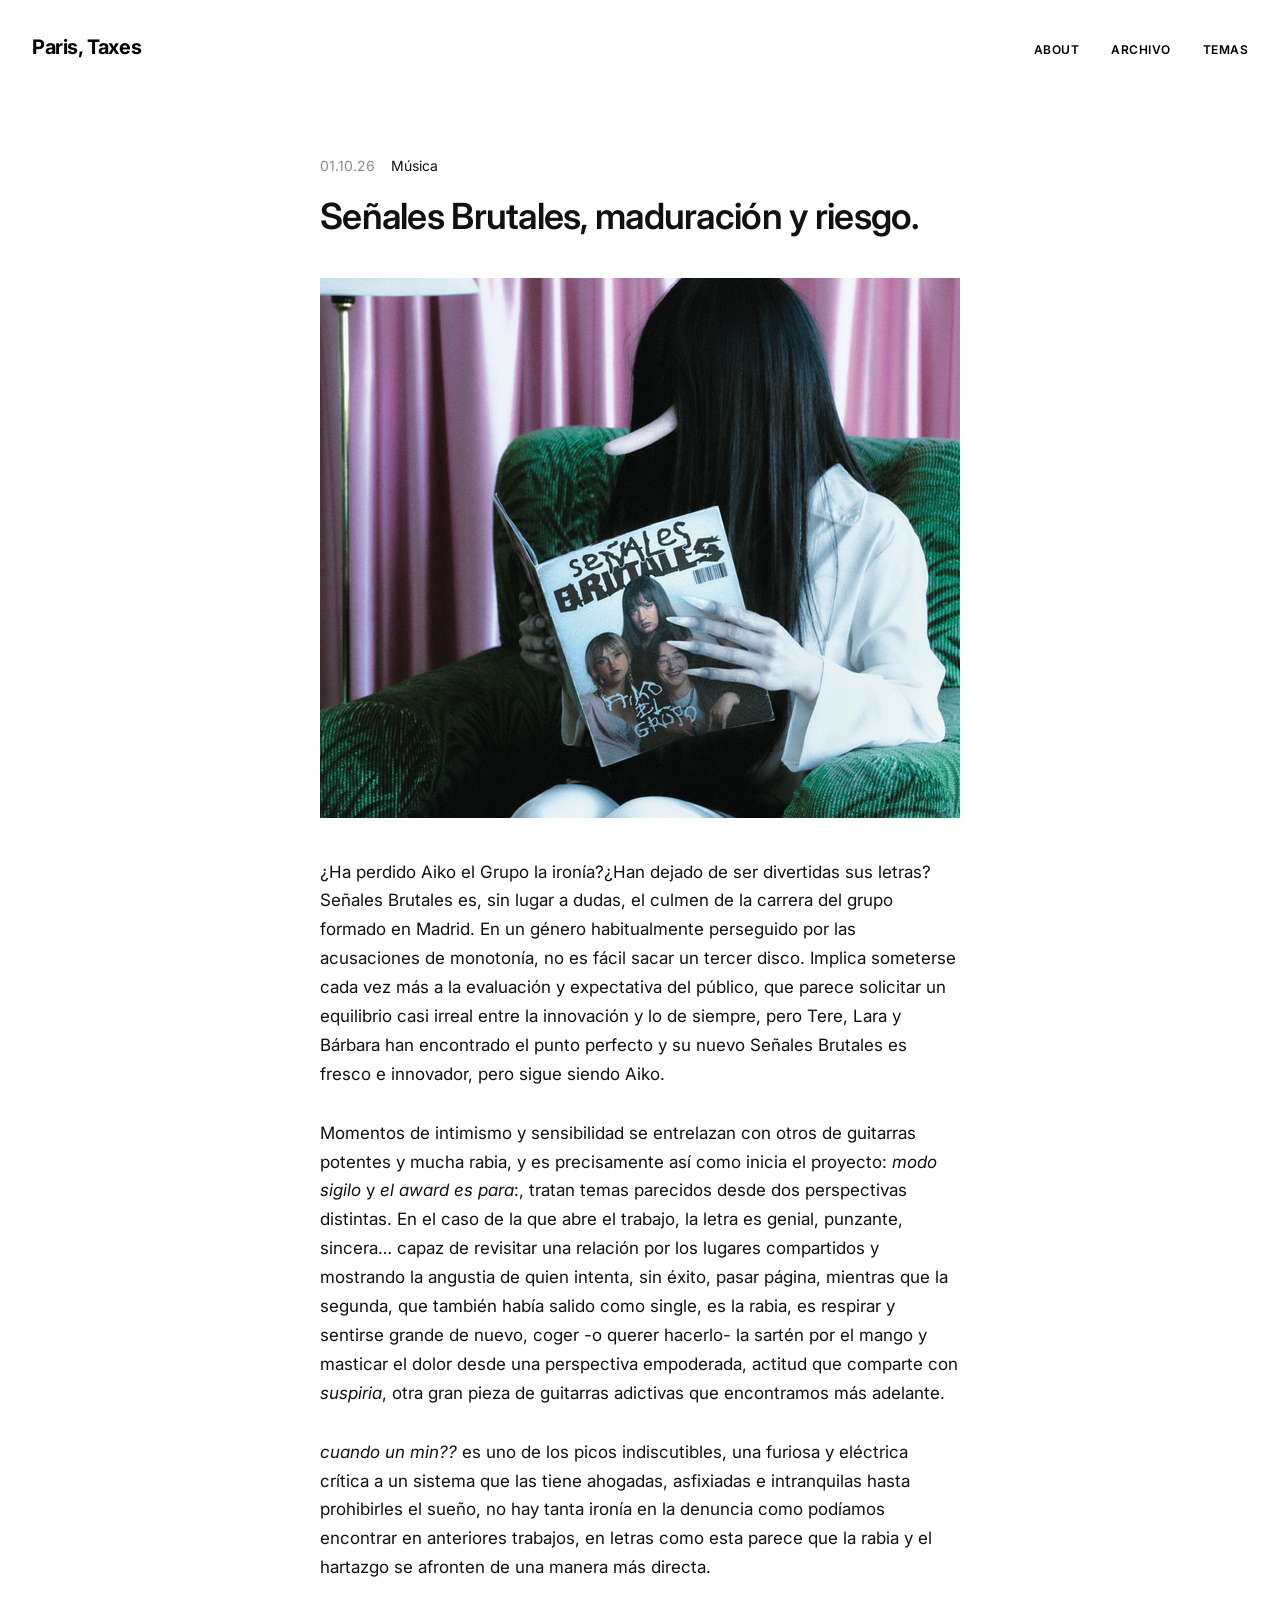
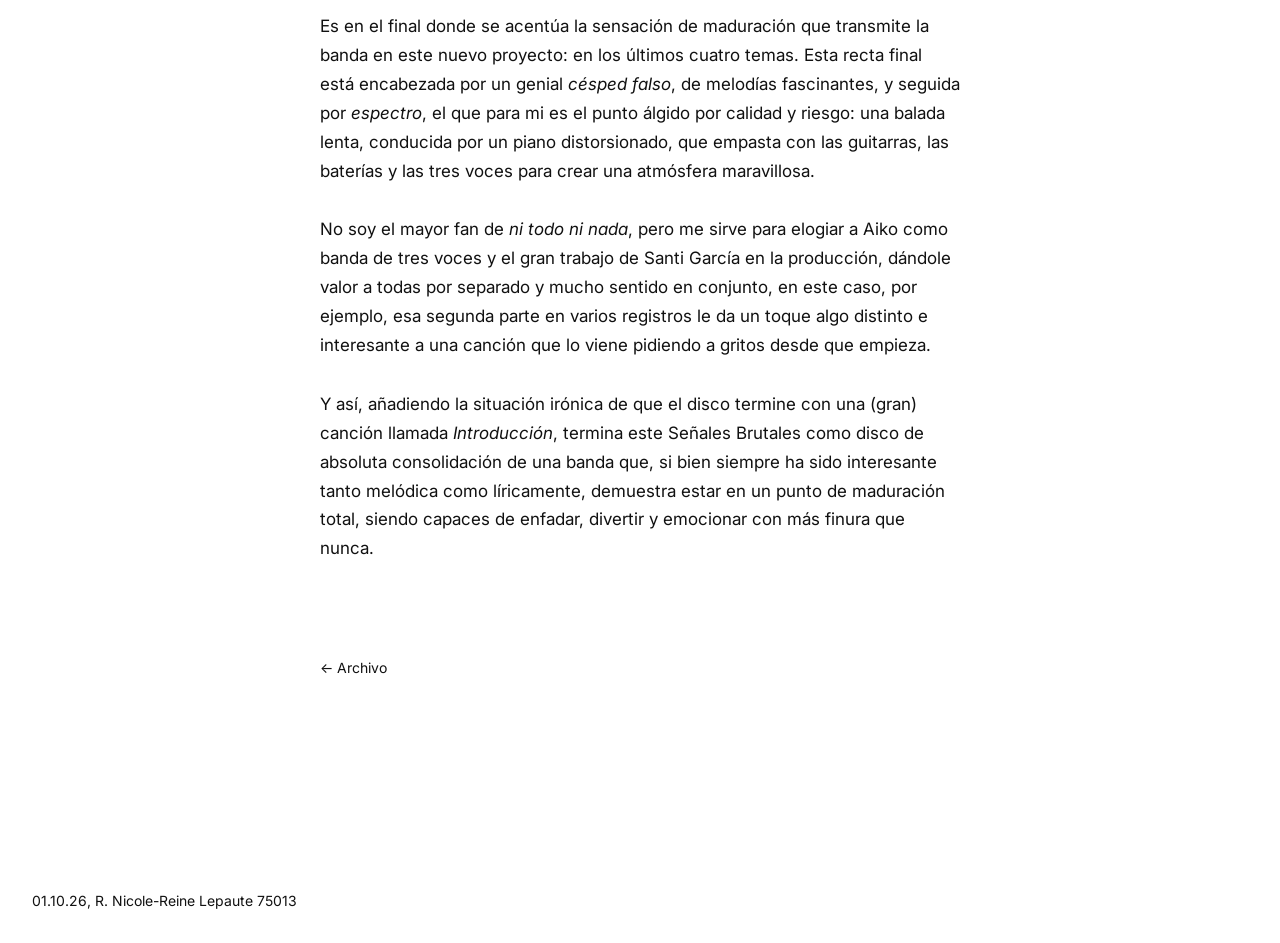
<file: artics/senales-brutales/index.html>
<!doctype html>
<html lang="es">
<head>
  <meta charset="utf-8">
  <meta name="viewport" content="width=device-width, initial-scale=1">
  <title>Señales Brutales, maduración y riesgo. — Paris, Taxes</title>
  
  
	<meta property="og:type" content="article">
	<meta property="og:site_name" content="Paris, Taxes">
	<meta property="og:locale" content="es_ES">
	<meta property="og:title" content="Señales Brutales, maduración y riesgo. — Paris, Taxes">
	<meta property="og:url" content="https://paristaxes.xyz/artics/senales-brutales/index.html">
	<meta property="og:image" content="https://paristaxes.xyz/artics/senales-brutales/post.jpeg">
	<meta name="twitter:card" content="summary_large_image">

  <link rel="preconnect" href="https://fonts.googleapis.com">
  <link rel="preconnect" href="https://fonts.gstatic.com" crossorigin>
  <link rel="stylesheet" href="https://fonts.googleapis.com/css2?family=Inter:ital,wght@0,400;0,600;0,700;1,400&display=swap">
  <link rel="stylesheet" href="../../estilo.css">
</head>
<body>

  <header class="site-header">
    <a class="site-title" href="../../index.html">Paris, Taxes</a>
    <nav class="site-nav">
      <a href="../../about/index.html">About</a>
      <a href="../../archivo/index.html">Archivo</a>
      <a href="../../temas/index.html">Temas</a>
    </nav>
  </header>

  <main class="page-top">
    <article class="entrada">

      <div class="entrada-meta meta">
        <span class="muted">01.10.26</span>
        <a href="../../archivo/index.html?tema=musica">Música</a>
      </div>

      <h1>Señales Brutales, maduración y riesgo.</h1>

      <figure>
        <img src="post.jpeg" alt="" style="view-transition-name: img-senales-brutales">
        <!-- <figcaption class="meta muted">Pie de foto</figcaption> -->
      </figure>

      <div class="entrada-texto">
        <p style="margin-bottom: 30px;">¿Ha perdido Aiko el Grupo la ironía?¿Han dejado de ser divertidas sus letras? Señales Brutales es, sin lugar a dudas, el culmen de la carrera del grupo formado en Madrid. En un género habitualmente perseguido por las acusaciones de monotonía, no es fácil sacar un tercer disco. Implica someterse cada vez más a la evaluación y expectativa del público, que parece solicitar un equilibrio casi irreal entre la innovación y lo de siempre, pero Tere, Lara y Bárbara han encontrado el punto perfecto y su nuevo Señales Brutales es fresco e innovador, pero sigue siendo Aiko.
		</p>

		<p style="margin-bottom: 30px;">Momentos de intimismo y sensibilidad se entrelazan con otros de guitarras potentes y mucha rabia, y es precisamente así como inicia el proyecto: <i>modo sigilo</i> y <i>el award es para</i>:, tratan temas parecidos desde dos perspectivas distintas. En el caso de la que abre el trabajo, la letra es genial, punzante, sincera… capaz de revisitar una relación por los lugares compartidos y mostrando la angustia de quien intenta, sin éxito, pasar página, mientras que la segunda, que también había salido como single, es la rabia, es respirar y sentirse grande de nuevo, coger -o querer hacerlo- la sartén por el mango y masticar el dolor desde una perspectiva empoderada, actitud que comparte con <i>suspiria</i>, otra gran pieza de guitarras adictivas que encontramos más adelante.
		</p>
		
		<p style="margin-bottom: 30px;"><i>cuando un min??</i> es uno de los picos indiscutibles, una furiosa y eléctrica crítica a un sistema que las tiene ahogadas, asfixiadas e intranquilas hasta prohibirles el sueño, no hay tanta ironía en la denuncia como podíamos encontrar en anteriores trabajos, en letras como esta parece que la rabia y el hartazgo se afronten de una manera más directa. 
		</p>
    
		<p style="margin-bottom: 30px;">Es en el final donde se acentúa la sensación de maduración que transmite la banda en este nuevo proyecto: en los últimos cuatro temas. Esta recta final está encabezada por un genial <i>césped falso</i>, de melodías fascinantes, y seguida por <i>espectro</i>, el que para mi es el punto álgido por calidad y riesgo: una balada lenta, conducida por un piano distorsionado, que empasta con las guitarras, las baterías y las tres voces para crear una atmósfera maravillosa.
		</p>
	
		<p style="margin-bottom: 30px;">No soy el mayor fan de <i>ni todo ni nada</i>, pero me sirve para elogiar a Aiko como banda de tres voces y el gran trabajo de Santi García en la producción, dándole valor a todas por separado y mucho sentido en conjunto, en este caso, por ejemplo, esa segunda parte en varios registros le da un toque algo distinto e interesante a una canción que lo viene pidiendo a gritos desde que empieza. 
		</p>
	
		<p style="margin-bottom: 30px;">Y así, añadiendo la situación irónica de que el disco termine con una (gran) canción llamada <i>Introducción</i>, termina este Señales Brutales como disco de absoluta consolidación de una banda que, si bien siempre ha sido interesante tanto melódica como líricamente, demuestra estar en un punto de maduración total, siendo capaces de enfadar, divertir y emocionar con más finura que nunca. 
		</p>
		
      </div>

      <a class="entrada-volver meta" href="../../archivo/index.html">← Archivo</a>

    </article>
  </main>

  <footer class="site-footer meta">
    <span>01.10.26, R. Nicole-Reine Lepaute 75013</span>
  </footer>

</body>
</html>
</file>
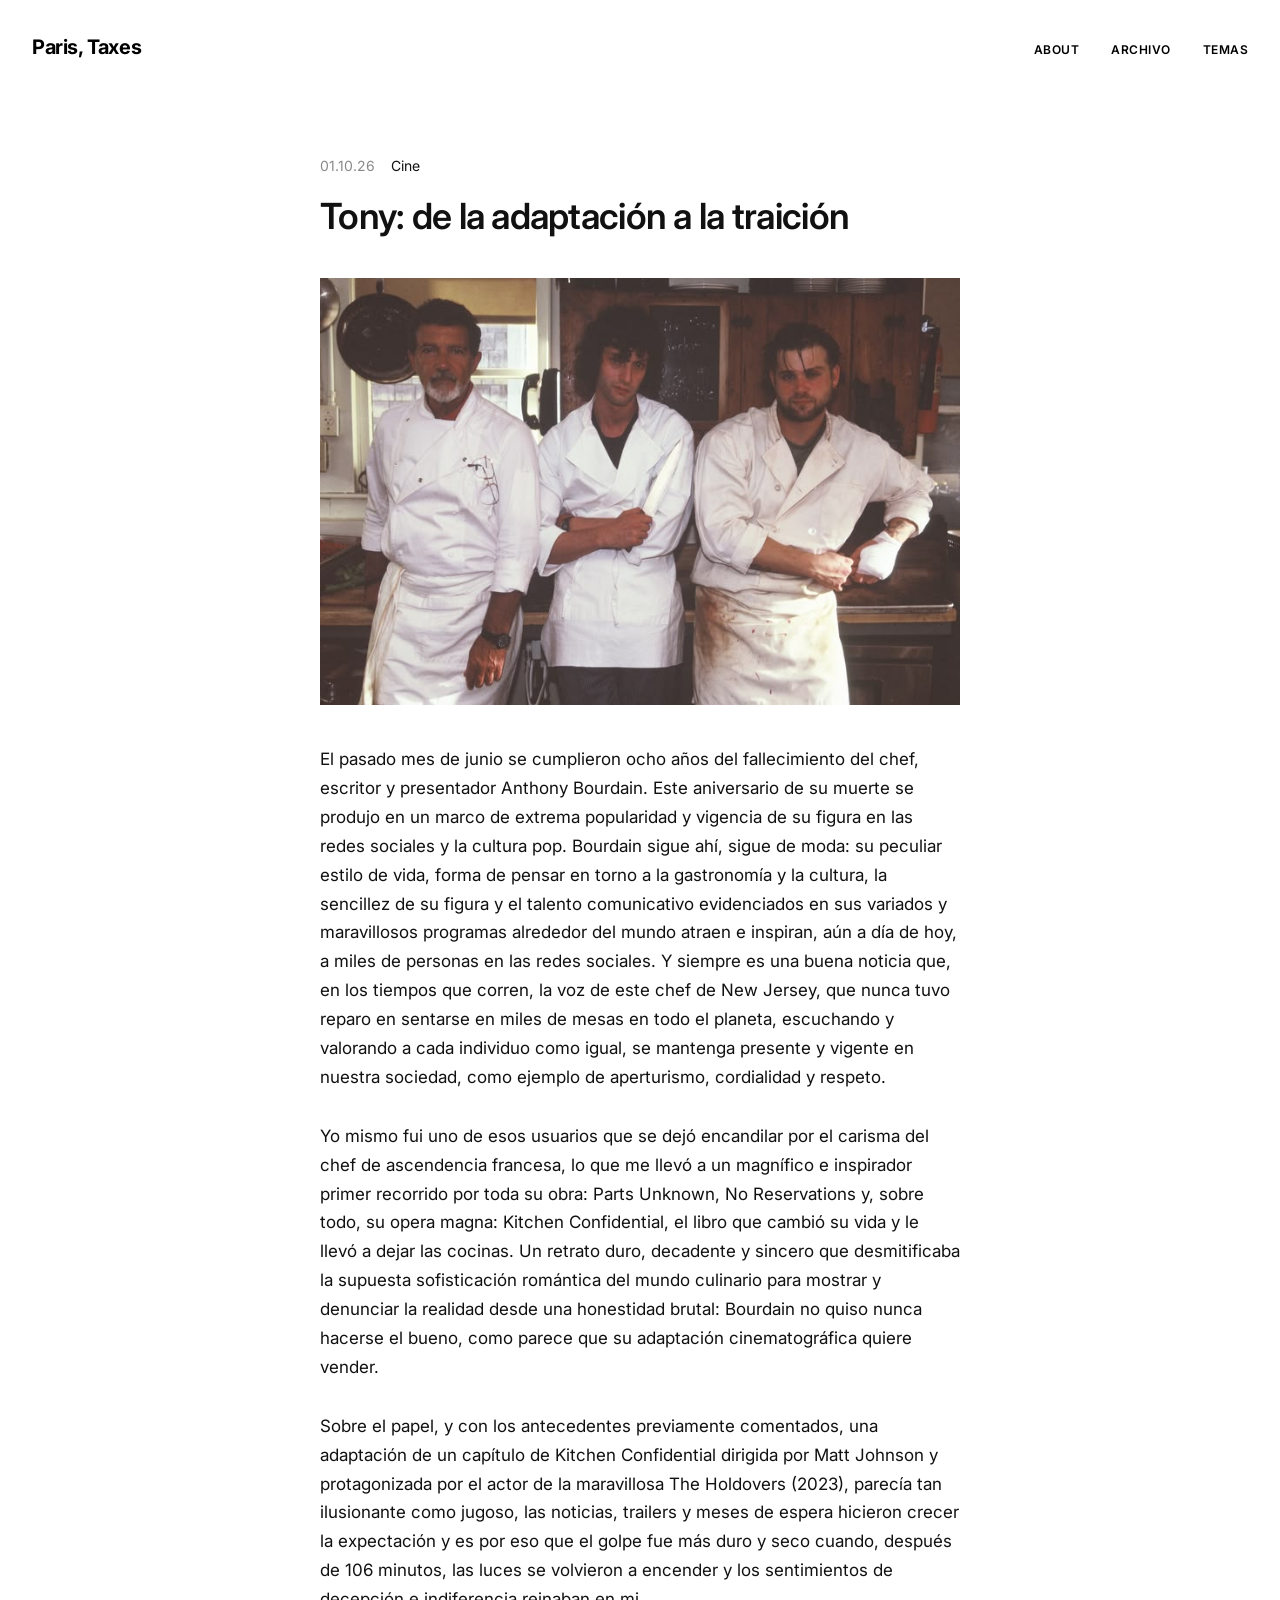
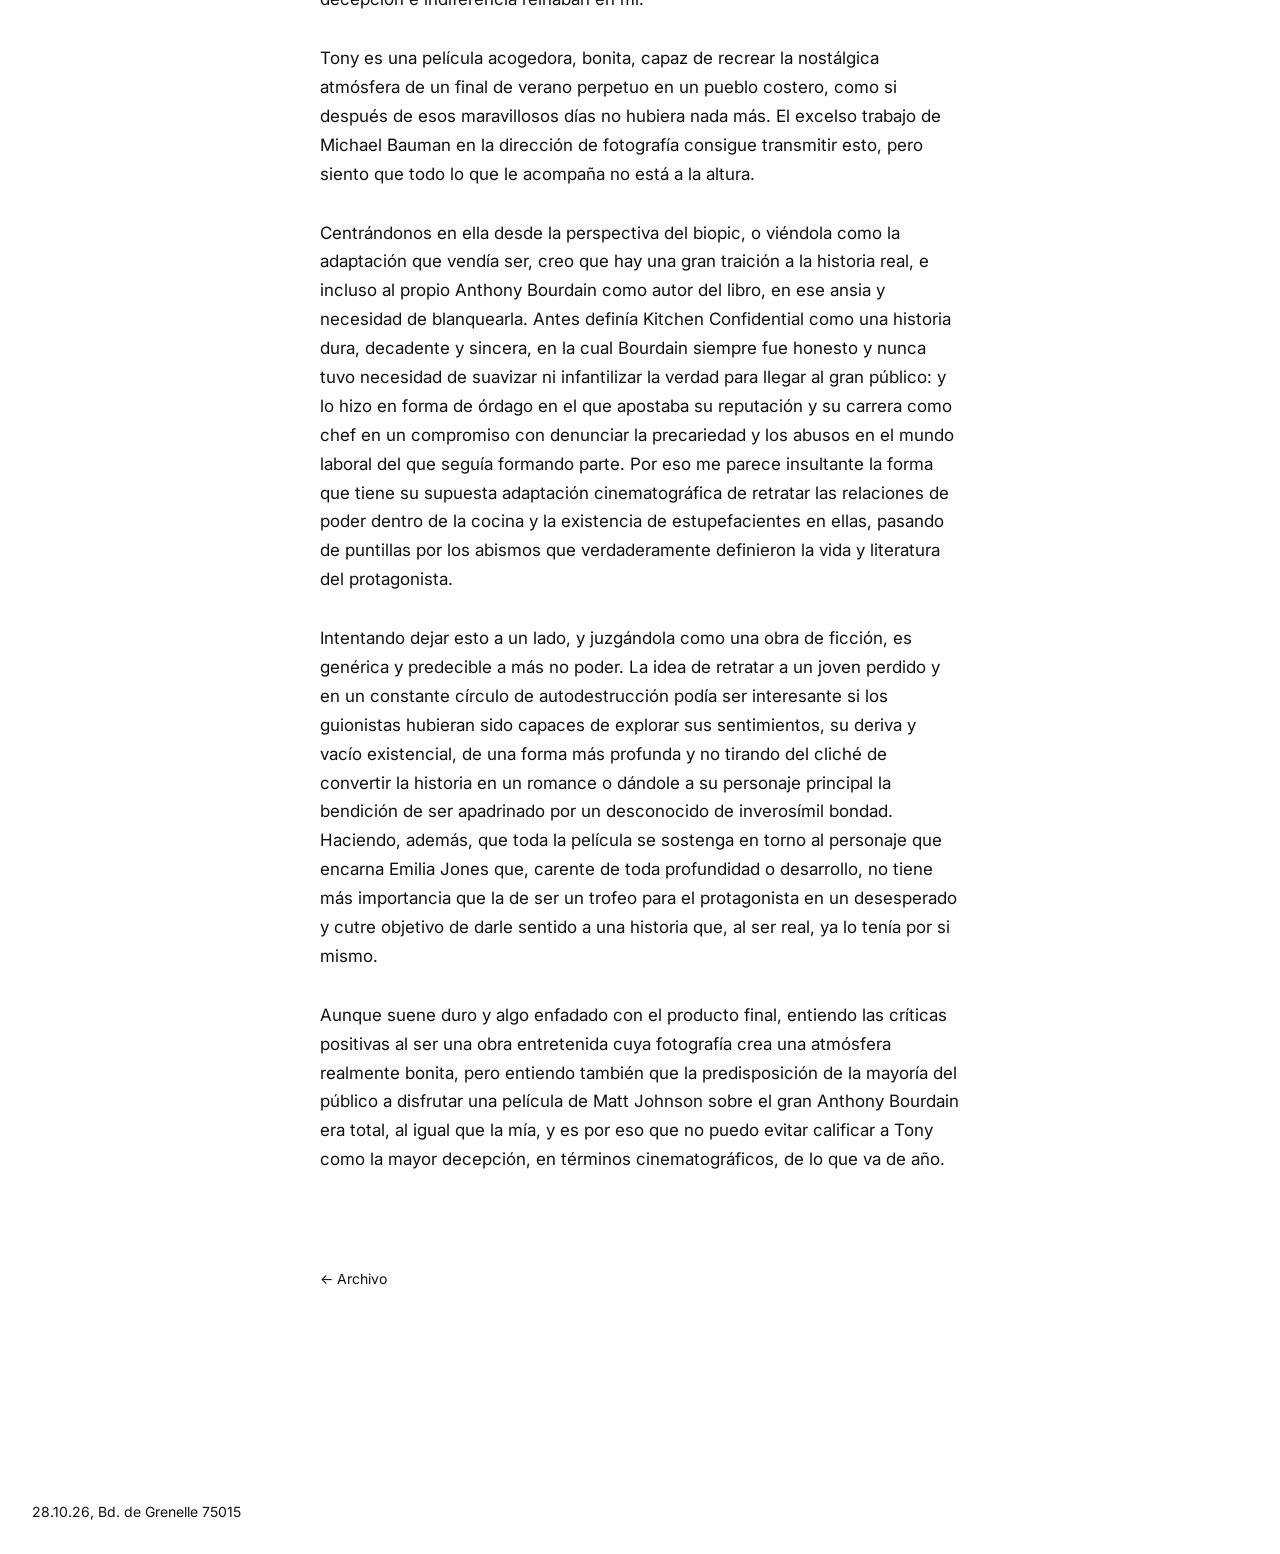
<file: artics/tony/index.html>
<!doctype html>
<html lang="es">
<head>
  <meta charset="utf-8">
  <meta name="viewport" content="width=device-width, initial-scale=1">
  <title>Tony: de la adaptación a la traición — Paris, Taxes</title>
  
 
	<meta property="og:type" content="article">
	<meta property="og:site_name" content="Paris, Taxes">
	<meta property="og:locale" content="es_ES">
	<meta property="og:title" content="Tony: de la adaptación a la traición — Paris, Taxes">
	<meta property="og:url" content="https://paristaxes.xyz/artics/tony/index.html">
	<meta property="og:image" content="https://paristaxes.xyz/artics/tony/post.jpg">
	<meta name="twitter:card" content="summary_large_image">

  <link rel="preconnect" href="https://fonts.googleapis.com">
  <link rel="preconnect" href="https://fonts.gstatic.com" crossorigin>
  <link rel="stylesheet" href="https://fonts.googleapis.com/css2?family=Inter:ital,wght@0,400;0,600;0,700;1,400&display=swap">
  <link rel="stylesheet" href="../../estilo.css">
</head>
<body>

  <header class="site-header">
    <a class="site-title" href="../../index.html">Paris, Taxes</a>
    <nav class="site-nav">
      <a href="../../about/index.html">About</a>
      <a href="../../archivo/index.html">Archivo</a>
      <a href="../../temas/index.html">Temas</a>
    </nav>
  </header>

  <main class="page-top">
    <article class="entrada">

      <div class="entrada-meta meta">
        <span class="muted">01.10.26</span>
        <a href="../../archivo/index.html?tema=Cine">Cine</a>
      </div>

      <h1>Tony: de la adaptación a la traición</h1>

      <!-- Imagen principal -->
      <figure>
        <img src="post.jpg" alt="" style="view-transition-name: img-tony-2026">
        <!-- <figcaption class="meta muted">Pie de foto opcional</figcaption> -->
      </figure>

      <div class="entrada-texto">
        <p style="margin-bottom: 30px;">El pasado mes de junio se cumplieron ocho años del fallecimiento del chef, escritor y presentador Anthony Bourdain. Este aniversario de su muerte se produjo en un marco de extrema popularidad y vigencia de su figura en las redes sociales y la cultura pop. Bourdain sigue ahí, sigue de moda: su peculiar estilo de vida, forma de pensar en torno a la gastronomía y la cultura, la sencillez de su figura y el talento comunicativo evidenciados en sus variados y maravillosos programas alrededor del mundo atraen e inspiran, aún a día de hoy, a miles de personas en las redes sociales. Y siempre es una buena noticia que, en los tiempos que corren, la voz de este chef de New Jersey, que nunca tuvo reparo en sentarse en miles de mesas en todo el planeta, escuchando y valorando a cada individuo como igual, se mantenga presente y vigente en nuestra sociedad, como ejemplo de aperturismo, cordialidad y respeto. 
		</p>

		<p style="margin-bottom: 30px;">Yo mismo fui uno de esos usuarios que se dejó encandilar por el carisma del chef de ascendencia francesa, lo que me llevó a un magnífico e inspirador primer recorrido por toda su obra: Parts Unknown, No Reservations y, sobre todo, su opera magna: Kitchen Confidential, el libro que cambió su vida y le llevó a dejar las cocinas. Un retrato duro, decadente y sincero que desmitificaba la supuesta sofisticación romántica del mundo culinario para mostrar y denunciar la realidad desde una honestidad brutal: Bourdain no quiso nunca hacerse el bueno, como parece que su adaptación cinematográfica quiere vender. 
		</p>
		
		<p style="margin-bottom: 30px;">Sobre el papel, y con los antecedentes previamente comentados, una adaptación de un capítulo de Kitchen Confidential dirigida por Matt Johnson y protagonizada por el actor de la maravillosa The Holdovers (2023), parecía tan ilusionante como jugoso, las noticias, trailers y meses de espera hicieron crecer la expectación y es por eso que el golpe fue más duro y seco cuando, después de 106 minutos, las luces se volvieron a encender y los sentimientos de  decepción e indiferencia reinaban en mi. 
		</p>
    
		<p style="margin-bottom: 30px;">Tony es una película acogedora, bonita, capaz de recrear la nostálgica atmósfera de un final de verano perpetuo en un pueblo costero, como si después de esos maravillosos días no hubiera nada más. El excelso trabajo de Michael Bauman en la dirección de fotografía consigue transmitir esto, pero siento que todo lo que le acompaña no está a la altura. 
		</p>
	
		<p style="margin-bottom: 30px;">Centrándonos en ella desde la perspectiva del biopic, o viéndola como la adaptación que vendía ser, creo que hay una gran traición a la historia real, e incluso al propio Anthony Bourdain como autor del libro, en ese ansia y necesidad de blanquearla. Antes definía Kitchen Confidential como una historia dura, decadente y sincera, en la cual Bourdain siempre fue honesto y nunca tuvo necesidad de suavizar ni infantilizar la verdad para llegar al gran público: y lo hizo en forma de órdago en el que apostaba su reputación y su carrera como chef en un compromiso con denunciar la precariedad y los abusos en el mundo laboral del que seguía formando parte. Por eso me parece insultante la forma que tiene su supuesta adaptación cinematográfica de retratar las relaciones de poder dentro de la cocina y la existencia de estupefacientes en ellas, pasando de puntillas por los abismos que verdaderamente definieron la vida y literatura del protagonista.
		</p>
	
		<p style="margin-bottom: 30px;">Intentando dejar esto a un lado, y juzgándola como una obra de ficción, es genérica y predecible a más no poder. La idea de retratar a un joven perdido y en un constante círculo de autodestrucción podía ser interesante si los guionistas hubieran sido capaces de explorar sus sentimientos, su deriva y vacío existencial, de una forma más profunda y no tirando del cliché de convertir la historia en un romance o dándole a su personaje principal la bendición de ser apadrinado por un desconocido de inverosímil bondad. Haciendo, además, que toda la película se sostenga en torno al personaje que encarna Emilia Jones que, carente de toda profundidad o desarrollo, no tiene más importancia que la de ser un trofeo para el protagonista en un desesperado y cutre objetivo de darle sentido a una historia que, al ser real, ya lo tenía por si mismo. 
		</p>
		
		<p style="margin-bottom: 30px;">Aunque suene duro y algo enfadado con el producto final, entiendo las críticas positivas al ser una obra entretenida cuya fotografía crea una atmósfera realmente bonita, pero entiendo también que la predisposición de la mayoría del público a disfrutar una película de Matt Johnson sobre el gran Anthony Bourdain era total, al igual que la mía, y es por eso que no puedo evitar calificar a Tony como la mayor decepción, en términos cinematográficos, de lo que va de año.
		</p>
		
      </div>

      <a class="entrada-volver meta" href="../../archivo/index.html">← Archivo</a>

    </article>
  </main>

  <footer class="site-footer meta">
    <span>28.10.26, Bd. de Grenelle 75015</span>
  </footer>

</body>
</html>
</file>
<file: estilo.css>
/* Paris, Taxes — estilo compartido */

:root {
  --paper: #fff;
  --ink: #111;
  --muted: #8a8a8a;
  --line: #dcdcdc;
  --sans: "Inter", system-ui, -apple-system, "Segoe UI", Helvetica, Arial, sans-serif;
  --pad: clamp(16px, 2.5vw, 32px);
}

/* Transición animada entre páginas (navegadores que la soportan) */
@view-transition {
  navigation: auto;
}

*,
*::before,
*::after {
  box-sizing: border-box;
}

html {
  scroll-behavior: smooth;
}

body {
  margin: 0;
  background: var(--paper);
  color: var(--ink);
  font-family: var(--sans);
  font-size: 16px;
  line-height: 1.5;
  -webkit-font-smoothing: antialiased;
}

a {
  color: inherit;
  text-decoration: none;
}

/* Evita que reglas antiguas (p. ej. del tema de WordPress) cambien la fuente */
h1,
h2,
h3,
h4,
h5,
h6,
p,
span,
div,
footer,
button,
input {
  font-family: var(--sans);
}

/* Texto pequeño de metadatos: fechas, categorías, números */
.meta {
  font-size: 14px;
  font-weight: 400;
  letter-spacing: 0;
  text-transform: none;
}

.muted {
  color: var(--muted);
}

/* ---------- Cabecera ---------- */
/* Texto blanco + mix-blend-mode: difference => se ve bien sobre el vídeo
   y se vuelve oscuro sobre el fondo blanco al hacer scroll. */
.site-header {
  position: fixed;
  inset: 0 0 auto 0;
  z-index: 10;
  display: flex;
  justify-content: space-between;
  align-items: baseline;
  padding: var(--pad);
  color: #fff;
  mix-blend-mode: difference;
  pointer-events: none;
}

.site-header a {
  pointer-events: auto;
}

.site-title {
  font-size: clamp(17px, 1.6vw, 20px);
  font-weight: 700;
  letter-spacing: -0.02em;
}

.site-nav {
  display: flex;
  gap: clamp(14px, 2.5vw, 32px);
  font-size: 12px;
  font-weight: 600;
  letter-spacing: 0.04em;
  text-transform: uppercase;
}

.site-nav a {
  position: relative;
}

.site-nav a::after {
  content: "";
  position: absolute;
  left: 0;
  right: 0;
  bottom: -3px;
  height: 1px;
  background: currentColor;
  transform: scaleX(0);
  transform-origin: left;
  transition: transform 0.4s cubic-bezier(0.2, 0.7, 0.2, 1);
}

.site-nav a:hover::after,
.site-nav a[aria-current="page"]::after {
  transform: scaleX(1);
}

/* ---------- Hero con vídeo ---------- */
.hero {
  position: relative;
  height: 100vh;
  height: 100svh;
  background: #000;
  overflow: hidden;
}

.hero video {
  position: absolute;
  inset: 0;
  width: 100%;
  height: 100%;
  object-fit: cover;
}

.hero-cue {
  position: absolute;
  left: var(--pad);
  bottom: var(--pad);
  color: #fff;
  mix-blend-mode: difference;
}

.hero-cue span {
  display: inline-block;
  animation: bob 2.4s ease-in-out infinite;
}

@keyframes bob {
  0%,
  100% {
    transform: translateY(0);
  }
  50% {
    transform: translateY(4px);
  }
}

/* ---------- Rejilla de celdas ---------- */
.section-head {
  display: flex;
  justify-content: space-between;
  padding: calc(var(--pad) * 1.5) var(--pad) 14px;
}

/* Rejilla libre: sin líneas ni cajas, todas las fotos del mismo tamaño. */
.grid {
  --ar-foto: 4 / 3; /* proporción de todas las fotos */
  display: grid;
  grid-template-columns: repeat(auto-fill, minmax(min(100%, 190px), 1fr));
  column-gap: clamp(20px, 3vw, 48px);
  row-gap: clamp(48px, 6vw, 88px);
  margin: 0 var(--pad);
  padding-top: 12px;
}

.cell {
  display: flex;
  flex-direction: column;
  gap: 6px;
}

/* Orden visual: imagen arriba; luego título y fecha.
   El número y el tema de cada celda (.cell-meta) no se muestran en la rejilla:
   el tema se ve al entrar en la entrada y sigue sirviendo para filtrar (data-temas). */
.cell figure { order: 1; }
.cell > .muted { order: 2; font-size: 12px; }  /* fecha, pequeña, entre la foto y el título */
.cell h2     { order: 3; }

.cell-meta {
  display: none;
}

/* Todas las fotos del mismo tamaño: caja fija que recorta la imagen por el centro.
   Cambia la proporción con --ar-foto en .grid (4 / 3 apaisada, 1 / 1 cuadrada, 4 / 5 vertical). */
.cell figure {
  aspect-ratio: var(--ar-foto, 4 / 3);
  overflow: hidden;
  margin: 0 0 6px;
  background: #eee;
}

.cell img {
  display: block;
  width: 100%;
  height: 100%;
  object-fit: cover;
  transition: opacity 0.4s ease;
}

.cell:hover img {
  opacity: 0.82;
}

.cell h2 {
  margin: 0;
  font-family: var(--sans);
  font-style: normal;
  font-weight: 600;
  font-size: 14px;
  line-height: 1.3;
  letter-spacing: -0.01em;
}

.cell h2 span {
  background: linear-gradient(currentColor, currentColor) 0 100% / 0 1px no-repeat;
  transition: background-size 0.5s cubic-bezier(0.2, 0.7, 0.2, 1);
}

.cell:hover h2 span {
  background-size: 100% 1px;
}

/* ---------- Pie ---------- */
.site-footer {
  margin-top: clamp(80px, 14vw, 180px);
  padding: var(--pad);
}

/* ---------- Aparición al hacer scroll ---------- */
.js .reveal {
  opacity: 0;
  transform: translateY(14px);
  transition: opacity 0.9s ease, transform 0.9s cubic-bezier(0.2, 0.7, 0.2, 1);
}

.js .reveal.in {
  opacity: 1;
  transform: none;
}

/* ---------- Páginas interiores ---------- */
.page-top {
  padding-top: clamp(72px, 9vw, 104px);
}

.cell[hidden] {
  display: none;
}

/* ---------- Temas: fotos unidas por cables ---------- */
.temas {
  position: relative;
  height: 100vh;
  height: 100svh;
  overflow: hidden;
}

.cables {
  position: absolute;
  inset: 0;
  width: 100%;
  height: 100%;
  pointer-events: none;
}

.cables line {
  stroke: #9a9a9a;
  stroke-width: 0.7;
}

/* La posición la pone el JS con transform; left/top se quedan en 0 */
.nodo {
  position: absolute;
  left: 0;
  top: 0;
  width: clamp(96px, var(--w, 16vw), 280px);
  will-change: transform;
}

.nodo:focus-visible {
  outline: 1px solid var(--ink);
  outline-offset: 4px;
}

/* Marcador de posición: un rectángulo gris. Sustitúyelo por <img> cuando
   tengas la foto (ver comentario en temas/index.html). */
.nodo-img {
  position: relative;
  display: block;
  overflow: hidden;
  aspect-ratio: var(--ar, 4 / 3);
  background: var(--tono, #d6d6d6);
  transition: transform 0.6s cubic-bezier(0.2, 0.7, 0.2, 1);
}

.nodo-img img {
  display: block;
  width: 100%;
  height: 100%;
  object-fit: cover;
  filter: grayscale(1) contrast(1.05);
  transition: filter 0.6s ease;
}

/* Textura de líneas finas, como en la referencia */
.nodo-img::after {
  content: "";
  position: absolute;
  inset: 0;
  background: repeating-linear-gradient(
    0deg,
    rgba(255, 255, 255, 0.28) 0 1px,
    transparent 1px 3px
  );
  pointer-events: none;
}

.nodo-label {
  position: absolute;
  left: 0;
  top: 100%;
  margin-top: 8px;
  font-size: 14px;
  white-space: nowrap;
  opacity: 0;
  transform: translateY(-4px);
  transition: opacity 0.3s ease, transform 0.3s ease;
}

.nodo:hover .nodo-img,
.nodo:focus-visible .nodo-img,
.nodo.activo .nodo-img {
  transform: scale(1.04);
}

.nodo:hover img,
.nodo:focus-visible img,
.nodo.activo img {
  filter: none;
}

.nodo:hover .nodo-label,
.nodo:focus-visible .nodo-label,
.nodo.activo .nodo-label {
  opacity: 1;
  transform: none;
}

.temas-pie {
  position: absolute;
  left: var(--pad);
  bottom: var(--pad);
}

/* ---------- About: cintas de fotos ---------- */
.cintas {
  display: flex;
  flex-direction: column;
  gap: clamp(10px, 1.6vw, 20px);
  overflow: hidden;
}

.cinta {
  --alto: clamp(120px, 21vh, 230px);
  overflow: hidden;
}

.cinta-pista {
  display: flex;
  gap: clamp(10px, 1.6vw, 20px);
  width: max-content;
  animation: cinta var(--dur, 60s) linear infinite;
  will-change: transform;
}

/* La de abajo va a otra velocidad (se ajusta con --dur en el HTML) */
.cinta:hover .cinta-pista {
  animation-play-state: paused;
}

@keyframes cinta {
  from {
    transform: translateX(0);
  }
  to {
    transform: translateX(calc(var(--shift, 1000px) * -1));
  }
}

.foto {
  position: relative;
  flex: none;
  height: var(--alto);
  aspect-ratio: var(--ar, 4 / 3);
  overflow: hidden;
  background: var(--tono, #d6d6d6);
}

.foto img {
  display: block;
  width: 100%;
  height: 100%;
  object-fit: cover;
  filter: grayscale(1) contrast(1.05);
}

.foto::after {
  content: "";
  position: absolute;
  inset: 0;
  background: repeating-linear-gradient(
    0deg,
    rgba(255, 255, 255, 0.28) 0 1px,
    transparent 1px 3px
  );
  pointer-events: none;
}

/* ---------- About: texto ---------- */
.about-texto {
  max-width: 640px;
  margin: clamp(48px, 8vw, 96px) var(--pad) 0;
  font-size: 17px;
  line-height: 1.65;
}

.about-texto p {
  margin: 0 0 1.2em;
}

.about-texto .meta {
  display: block;
  margin-bottom: 20px;
}

/* ---------- Entrada (artículo) ---------- */
.entrada {
  width: calc(100% - var(--pad) * 2);
  max-width: 640px;
  margin: 0 auto;
  padding-top: clamp(24px, 4vw, 56px);
}

.entrada-meta {
  display: flex;
  gap: 16px;
  margin-bottom: 20px;
}

.entrada h1 {
  margin: 0 0 clamp(24px, 4vw, 40px);
  font-size: clamp(26px, 3.4vw, 36px);
  font-weight: 600;
  line-height: 1.15;
  letter-spacing: -0.02em;
}

.entrada figure {
  margin: 0 0 clamp(24px, 4vw, 40px);
  overflow: hidden;
  background: #eee;
}

.entrada figure img {
  display: block;
  width: 100%;
  max-height: 60vh;
  object-fit: cover;
}

.entrada figcaption {
  padding-top: 8px;
}

.entrada-texto {
  font-size: 17px;
  line-height: 1.7;
}

.entrada-texto p {
  margin: 0 0 1.3em;
}

.entrada-texto a {
  text-decoration: underline;
  text-underline-offset: 3px;
}

.entrada-texto h2 {
  margin: 2em 0 0.6em;
  font-size: 17px;
  font-weight: 600;
}

.entrada-texto blockquote {
  margin: 1.6em 0;
  padding-left: 16px;
  border-left: 1px solid var(--ink);
}

.entrada-texto img {
  display: block;
  max-width: 100%;
  margin: 1.6em 0;
}

.entrada-volver {
  display: inline-block;
  margin-top: clamp(32px, 5vw, 64px);
}

/* ---------- About: shuffle ---------- */
.shuffle-btn {
  margin-top: 8px;
  padding: 8px 14px;
  font: inherit;
  font-size: 14px;
  color: var(--ink);
  background: none;
  border: 1px solid var(--ink);
  cursor: pointer;
  transition: background-color 0.2s ease, color 0.2s ease;
}

.shuffle-btn:hover,
.shuffle-btn:focus-visible {
  background: var(--ink);
  color: #fff;
}

.shuffle-nota {
  display: inline-block;
  margin-left: 12px;
}

/* Aviso de fotosensibilidad */
.shuffle-aviso {
  position: fixed;
  inset: 0;
  z-index: 100;
  display: grid;
  place-items: center;
  padding: var(--pad);
  background: #fff;
}

.shuffle-aviso-caja {
  max-width: 440px;
}

.shuffle-aviso-signo {
  margin-bottom: 20px;
  font-size: clamp(56px, 12vw, 96px);
  font-weight: 700;
  line-height: 1;
  letter-spacing: -0.04em;
}

.shuffle-aviso-titulo {
  margin: 0 0 10px;
  font-size: 17px;
  font-weight: 600;
}

.shuffle-aviso-texto {
  margin: 0 0 28px;
  font-size: 15px;
  line-height: 1.6;
}

.shuffle-aviso-botones {
  display: flex;
  gap: 12px;
}

.shuffle-aviso-botones button {
  padding: 8px 14px;
  font: inherit;
  font-size: 14px;
  color: var(--ink);
  background: none;
  border: 1px solid var(--ink);
  cursor: pointer;
  transition: background-color 0.2s ease, color 0.2s ease;
}

.shuffle-aviso-botones button:hover,
.shuffle-aviso-botones button:focus-visible {
  background: var(--ink);
  color: #fff;
}

.shuffle {
  position: fixed;
  inset: 0;
  z-index: 100;
  overflow: hidden;
  background: #fff;
}

.shuffle.verde {
  background: #8ace00; /* verde brat */
}

.shuffle .foto {
  position: absolute;
  height: auto;
}

.shuffle-cerrar {
  position: fixed;
  left: var(--pad);
  bottom: var(--pad);
  z-index: 101;
  padding: 8px 14px;
  font: inherit;
  font-size: 14px;
  color: #fff;
  background: var(--ink);
  border: 0;
  cursor: pointer;
}

/* ---------- Estrenos: comunidades, tarjetas de cine y botón de compra ---------- */
.indice {
  display: flex;
  flex-wrap: wrap;
  gap: 6px 20px;
  margin: 0 0 clamp(28px, 4vw, 44px);
  padding: 0;
  list-style: none;
}

.entrada-texto .indice a {
  text-decoration: none;
  background: linear-gradient(currentColor, currentColor) 0 100% / 0 1px no-repeat;
  transition: background-size 0.5s cubic-bezier(0.2, 0.7, 0.2, 1);
}

.entrada-texto .indice a:hover {
  background-size: 100% 1px;
}

.region {
  border-top: 1px solid var(--line);
}

.region:last-child {
  border-bottom: 1px solid var(--line);
}

.region summary {
  display: flex;
  justify-content: space-between;
  align-items: baseline;
  gap: 16px;
  padding: 20px 0;
  cursor: pointer;
  list-style: none;
}

.region summary::-webkit-details-marker {
  display: none;
}

.region-nombre {
  margin: 0;
  font-size: clamp(20px, 2.4vw, 24px);
  font-weight: 600;
  line-height: 1.15;
  letter-spacing: -0.02em;
}

.region-nombre .muted {
  font-weight: 400;
  margin-left: 8px;
}

.flecha {
  display: inline-block;
  transition: transform 0.4s cubic-bezier(0.2, 0.7, 0.2, 1);
}

.region[open] .flecha {
  transform: rotate(180deg);
}

/* Rejilla de tarjetas: 2 columnas en la columna de la entrada, 1 en móvil */
.sesiones {
  display: grid;
  grid-template-columns: repeat(auto-fill, minmax(min(100%, 260px), 1fr));
  gap: 16px;
  padding: 0 0 clamp(28px, 4vw, 44px);
}

/* Rectángulo de cada cine */
.sesion {
  display: flex;
  flex-direction: column;
  gap: 4px;
  padding: 20px;
  border: 1px solid var(--line);
  border-radius: 8px;
  background: var(--paper);
  transition: border-color 0.3s ease;
}

.sesion:hover {
  border-color: var(--ink);
}

.sesion h3 {
  margin: 0;
  font-size: 14px;
  font-weight: 600;
  line-height: 1.3;
  letter-spacing: -0.01em;
}

.sesion .etq {
  font-weight: 400;
  margin-left: 6px;
}

/* Rectángulo del botón de compra */
.entrada-texto .btn-comprar {
  display: block;
  margin-top: 16px;
  padding: 12px 14px;
  text-align: center;
  text-decoration: none;
  font-size: 14px;
  color: var(--ink);
  background: none;
  border: 1px solid var(--ink);
  border-radius: 6px;
  transition: background-color 0.2s ease, color 0.2s ease;
}

.entrada-texto .btn-comprar:hover,
.entrada-texto .btn-comprar:focus-visible {
  background: var(--ink);
  color: #fff;
}

/* ---------- Accesibilidad ---------- */
@media (prefers-reduced-motion: reduce) {
  html {
    scroll-behavior: auto;
  }
  *,
  *::before,
  *::after {
    animation: none !important;
    transition: none !important;
  }
  .js .reveal {
    opacity: 1;
    transform: none;
  }
}
</file>
